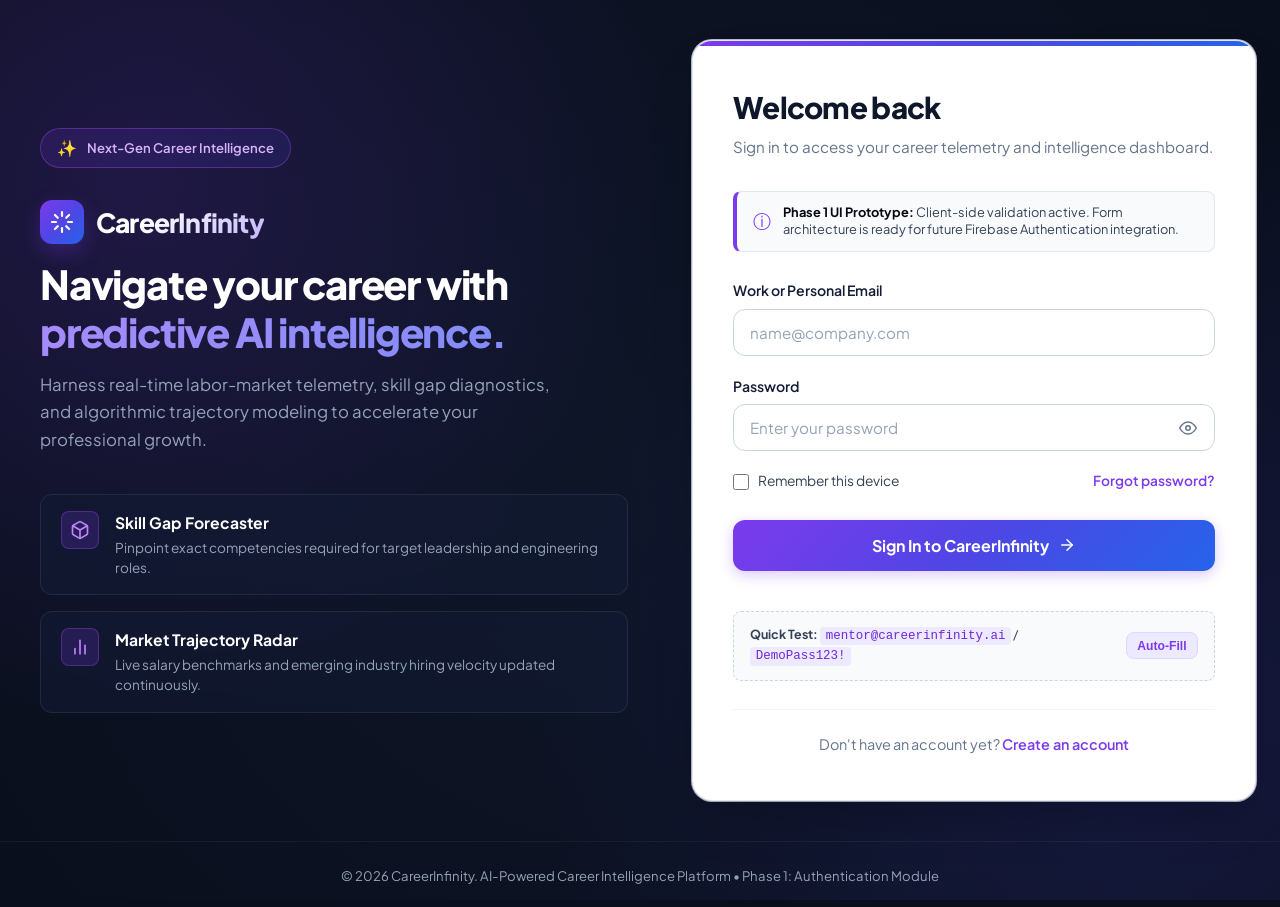
<file: index.html>
<!DOCTYPE html>
<html lang="en">
<head>
  <meta charset="UTF-8">
  <meta name="viewport" content="width=device-width, initial-scale=1.0">
  <meta name="description" content="CareerInfinity — AI-Powered Career Intelligence Platform. Sign in to access your career telemetry, skill analytics, and intelligent career insights.">
  <title>Sign In | CareerInfinity — AI-Powered Career Intelligence Platform</title>

  <!-- Google Fonts: Plus Jakarta Sans for modern typography -->
  <link rel="preconnect" href="https://fonts.googleapis.com">
  <link rel="preconnect" href="https://fonts.gstatic.com" crossorigin>
  <link href="https://fonts.googleapis.com/css2?family=Plus+Jakarta+Sans:wght@400;500;600;700;800&display=swap" rel="stylesheet">

  <!-- Core Stylesheet -->
  <link rel="stylesheet" href="style.css">
</head>
<body>

  <!-- Main Application Wrapper -->
  <main class="auth-page-wrapper">
    <div class="auth-container">

      <!-- Left Branding & Career Intelligence Presentation Panel -->
      <section class="brand-panel" aria-label="CareerInfinity Platform Highlights">
        <div class="brand-badge">
          <span class="sparkle-icon" aria-hidden="true">&#10024;</span>
          <span>Next-Gen Career Intelligence</span>
        </div>

        <div class="brand-header">
          <a href="index.html" class="brand-logo" aria-label="CareerInfinity Home">
            <div class="brand-logo-icon" aria-hidden="true">
              <!-- Infinity Sparkle SVG Icon -->
              <svg width="24" height="24" viewBox="0 0 24 24" fill="none" stroke="currentColor" stroke-width="2.2" stroke-linecap="round" stroke-linejoin="round">
                <path d="M12 2v4M12 18v4M4.93 4.93l2.83 2.83M16.24 16.24l2.83 2.83M2 12h4M18 12h4M4.93 19.07l2.83-2.83M16.24 7.76l2.83-2.83"/>
              </svg>
            </div>
            <span class="brand-logo-text">CareerInfinity</span>
          </a>

          <h1 class="brand-headline">
            Navigate your career with <span>predictive AI intelligence.</span>
          </h1>

          <p class="brand-description">
            Harness real-time labor-market telemetry, skill gap diagnostics, and algorithmic trajectory modeling to accelerate your professional growth.
          </p>
        </div>

        <!-- Career Intelligence Core Pillars -->
        <ul class="brand-features" role="list">
          <li class="brand-feature-item">
            <div class="feature-icon-wrapper" aria-hidden="true">
              <svg width="20" height="20" viewBox="0 0 24 24" fill="none" stroke="currentColor" stroke-width="2" stroke-linecap="round" stroke-linejoin="round">
                <path d="M21 16V8a2 2 0 0 0-1-1.73l-7-4a2 2 0 0 0-2 0l-7 4A2 2 0 0 0 3 8v8a2 2 0 0 0 1 1.73l7 4a2 2 0 0 0 2 0l7-4A2 2 0 0 0 21 16z"></path>
                <polyline points="3.27 6.96 12 12.01 20.73 6.96"></polyline>
                <line x1="12" y1="22.08" x2="12" y2="12"></line>
              </svg>
            </div>
            <div class="feature-texts">
              <h4>Skill Gap Forecaster</h4>
              <p>Pinpoint exact competencies required for target leadership and engineering roles.</p>
            </div>
          </li>

          <li class="brand-feature-item">
            <div class="feature-icon-wrapper" aria-hidden="true">
              <svg width="20" height="20" viewBox="0 0 24 24" fill="none" stroke="currentColor" stroke-width="2" stroke-linecap="round" stroke-linejoin="round">
                <line x1="18" y1="20" x2="18" y2="10"></line>
                <line x1="12" y1="20" x2="12" y2="4"></line>
                <line x1="6" y1="20" x2="6" y2="14"></line>
              </svg>
            </div>
            <div class="feature-texts">
              <h4>Market Trajectory Radar</h4>
              <p>Live salary benchmarks and emerging industry hiring velocity updated continuously.</p>
            </div>
          </li>
        </ul>
      </section>

      <!-- Right White Authentication Card -->
      <section class="auth-card" aria-label="Sign In Form Card">
        <header class="card-header">
          <h2 class="card-title">Welcome back</h2>
          <p class="card-subtitle">Sign in to access your career telemetry and intelligence dashboard.</p>
        </header>

        <!-- Prototype Disclaimer Badge -->
        <div class="demo-mode-banner" role="status">
          <div class="demo-mode-icon" aria-hidden="true">&#9432;</div>
          <div class="demo-mode-text">
            <strong>Phase 1 UI Prototype:</strong> Client-side validation active. Form architecture is ready for future Firebase Authentication integration.
          </div>
        </div>

        <!-- Login Form -->
        <form id="loginForm" class="auth-form" novalidate autocomplete="on">
          <!-- Email Input Field -->
          <div class="form-group" id="emailGroup">
            <label for="email" class="form-label">
              <span>Work or Personal Email</span>
            </label>
            <div class="input-container">
              <input
                type="email"
                id="email"
                name="email"
                class="form-input"
                placeholder="name@company.com"
                autocomplete="email"
                required
                aria-required="true"
                aria-describedby="emailError"
              />
            </div>
            <p class="error-message" id="emailError" role="alert">
              <svg width="14" height="14" viewBox="0 0 24 24" fill="none" stroke="currentColor" stroke-width="2" aria-hidden="true">
                <circle cx="12" cy="12" r="10"></circle>
                <line x1="12" y1="8" x2="12" y2="12"></line>
                <line x1="12" y1="16" x2="12.01" y2="16"></line>
              </svg>
              <span>Please enter a valid email address.</span>
            </p>
          </div>

          <!-- Password Input Field -->
          <div class="form-group" id="passwordGroup">
            <div class="form-label">
              <label for="password">Password</label>
            </div>
            <div class="input-container has-toggle">
              <input
                type="password"
                id="password"
                name="password"
                class="form-input"
                placeholder="Enter your password"
                autocomplete="current-password"
                required
                aria-required="true"
                aria-describedby="passwordError"
              />
              <button
                type="button"
                class="password-toggle-btn"
                data-target="password"
                aria-label="Show password as plain text"
                title="Toggle password visibility"
              >
                <!-- Eye Open Icon (Default) -->
                <svg class="eye-open-icon" width="18" height="18" viewBox="0 0 24 24" fill="none" stroke="currentColor" stroke-width="2" stroke-linecap="round" stroke-linejoin="round" aria-hidden="true">
                  <path d="M1 12s4-8 11-8 11 8 11 8-4 8-11 8-11-8-11-8z"></path>
                  <circle cx="12" cy="12" r="3"></circle>
                </svg>
                <!-- Eye Closed Icon (Hidden initially) -->
                <svg class="eye-closed-icon" width="18" height="18" viewBox="0 0 24 24" fill="none" stroke="currentColor" stroke-width="2" stroke-linecap="round" stroke-linejoin="round" aria-hidden="true" style="display: none;">
                  <path d="M17.94 17.94A10.07 10.07 0 0 1 12 20c-7 0-11-8-11-8a18.45 18.45 0 0 1 5.06-5.94M9.9 4.24A9.12 9.12 0 0 1 12 4c7 0 11 8 11 8a18.5 18.5 0 0 1-2.16 3.19m-6.72-1.07a3 3 0 1 1-4.24-4.24"></path>
                  <line x1="1" y1="1" x2="23" y2="23"></line>
                </svg>
              </button>
            </div>
            <p class="error-message" id="passwordError" role="alert">
              <svg width="14" height="14" viewBox="0 0 24 24" fill="none" stroke="currentColor" stroke-width="2" aria-hidden="true">
                <circle cx="12" cy="12" r="10"></circle>
                <line x1="12" y1="8" x2="12" y2="12"></line>
                <line x1="12" y1="16" x2="12.01" y2="16"></line>
              </svg>
              <span>Please enter your password.</span>
            </p>
          </div>

          <!-- Form Utility Row: Remember Me & Forgot Password -->
          <div class="form-options-row">
            <label class="checkbox-label" for="rememberMe">
              <input type="checkbox" id="rememberMe" name="rememberMe">
              <span>Remember this device</span>
            </label>
            <a href="#" id="forgotPasswordLink" class="text-link">Forgot password?</a>
          </div>

          <!-- Submit Button -->
          <button type="submit" id="submitLoginBtn" class="submit-btn">
            <span class="spinner" aria-hidden="true"></span>
            <span class="btn-text">Sign In to CareerInfinity</span>
            <svg width="18" height="18" viewBox="0 0 24 24" fill="none" stroke="currentColor" stroke-width="2" stroke-linecap="round" stroke-linejoin="round" aria-hidden="true">
              <line x1="5" y1="12" x2="19" y2="12"></line>
              <polyline points="12 5 19 12 12 19"></polyline>
            </svg>
          </button>

          <!-- Quick Test Credentials for Mentor / Demo Review -->
          <div class="quick-credentials">
            <div class="credentials-info">
              <strong>Quick Test:</strong> <code>mentor@careerinfinity.ai</code> / <code>DemoPass123!</code>
            </div>
            <button type="button" id="fillDemoCredentialsBtn" class="fill-demo-btn">
              Auto-Fill
            </button>
          </div>
        </form>

        <!-- Navigation Switch to Registration -->
        <footer class="card-footer">
          <p>Don't have an account yet? <a href="signup.html" class="text-link">Create an account</a></p>
        </footer>
      </section>

    </div>
  </main>

  <!-- Global Footer -->
  <footer class="site-footer">
    <p>&copy; 2026 CareerInfinity. AI-Powered Career Intelligence Platform &bull; Phase 1: Authentication Module</p>
  </footer>

  <!-- Notification Toast (For Simulation & Feedback) -->
  <aside id="feedbackToast" class="feedback-toast" role="status" aria-live="polite">
    <div class="toast-icon" aria-hidden="true">&#10003;</div>
    <div class="toast-content">
      <h3 class="toast-title" id="toastTitle">Simulation Successful</h3>
      <p class="toast-message" id="toastMessage">Welcome back to CareerInfinity.</p>
    </div>
    <button type="button" class="toast-close" id="toastCloseBtn" aria-label="Close notification">&times;</button>
  </aside>

  <!-- JavaScript Module -->
  <script src="script.js"></script>
</body>
</html>
</file>
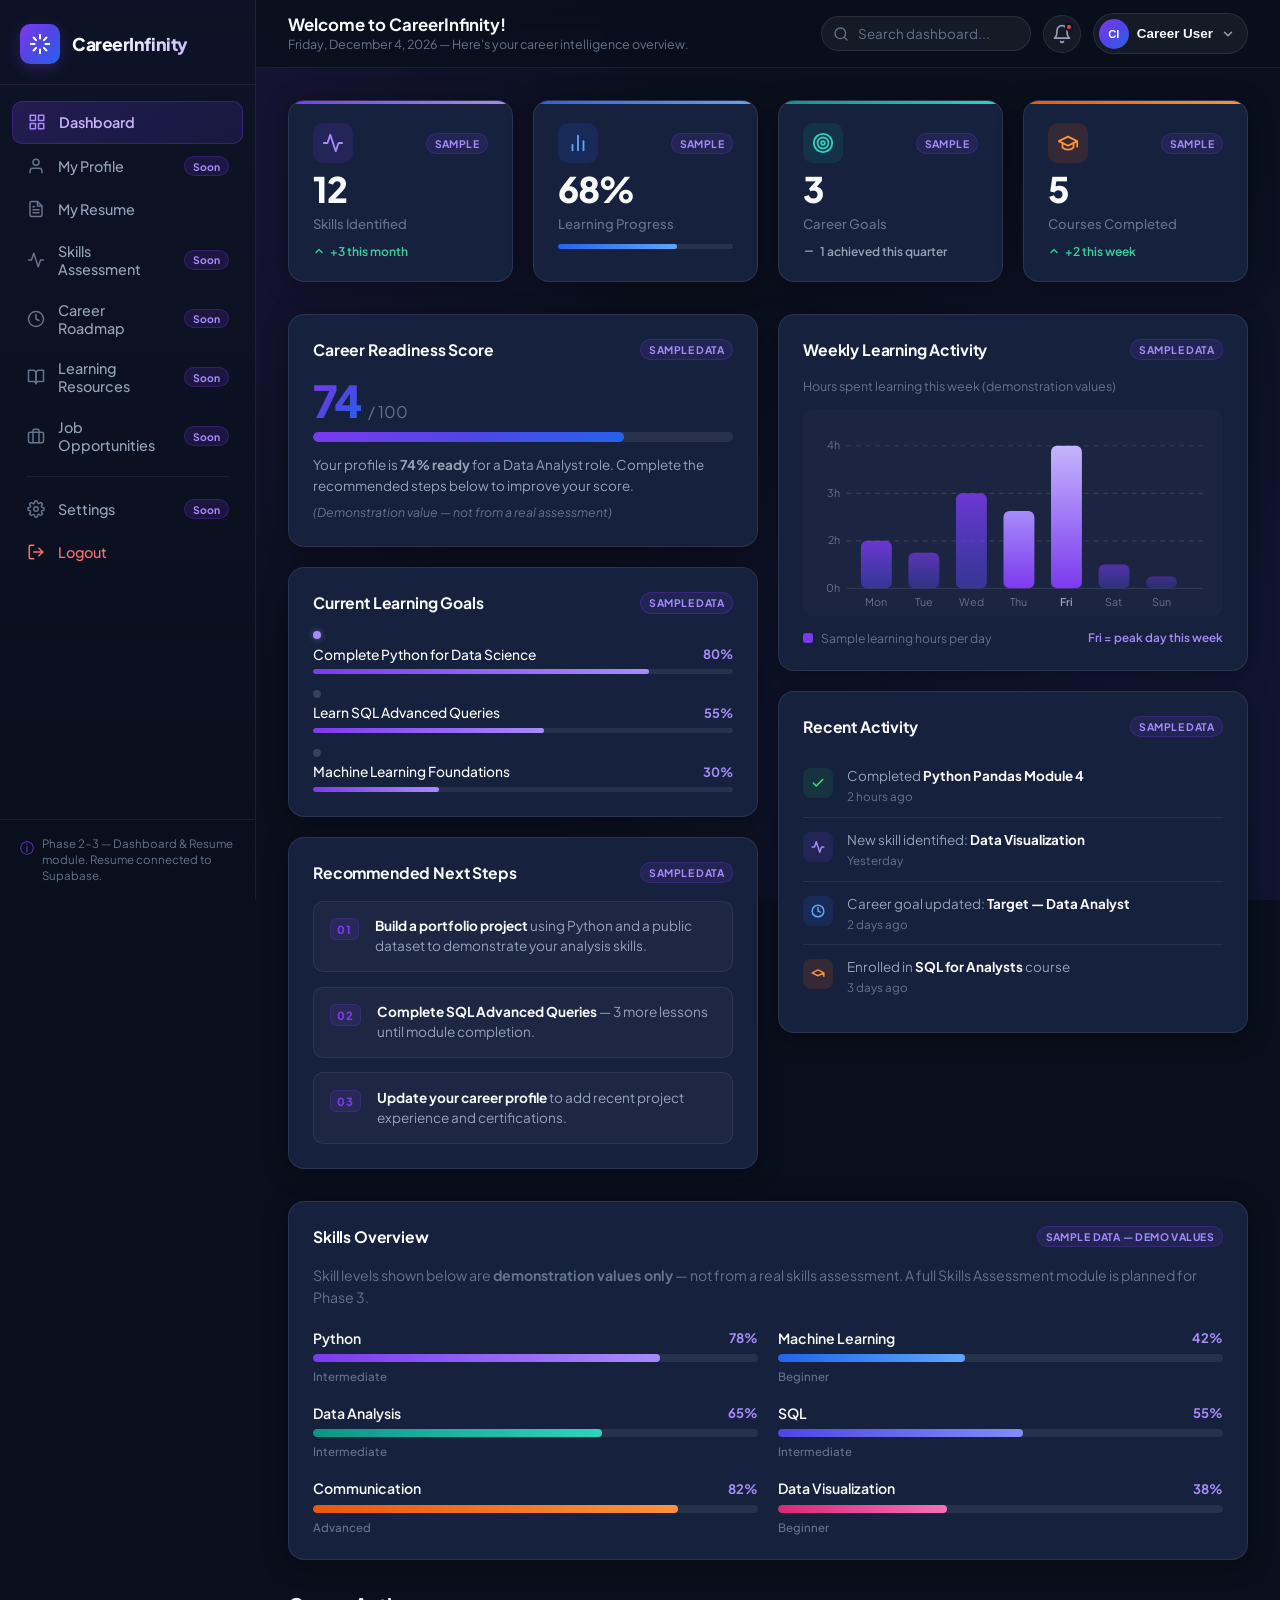
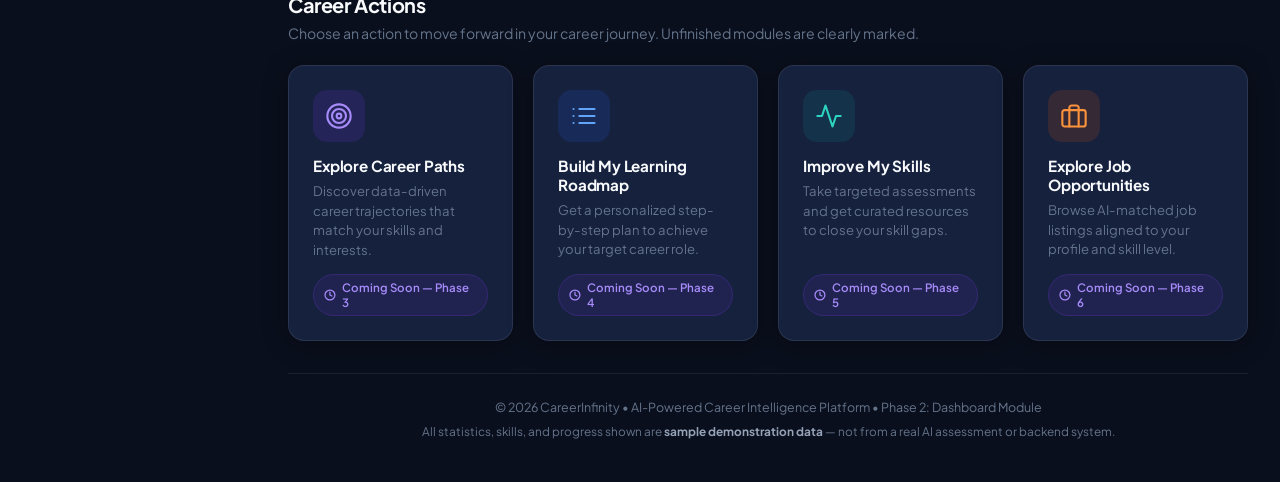
<file: dashboard.html>
<!DOCTYPE html>
<html lang="en">
<head>
  <meta charset="UTF-8">
  <meta name="viewport" content="width=device-width, initial-scale=1.0">
  <meta name="description" content="CareerInfinity Dashboard — View your career intelligence overview, skill progress, and personalized career recommendations.">
  <title>Dashboard | CareerInfinity — AI-Powered Career Intelligence Platform</title>

  <!-- Google Fonts: Plus Jakarta Sans — matches Login & Signup pages -->
  <link rel="preconnect" href="https://fonts.googleapis.com">
  <link rel="preconnect" href="https://fonts.gstatic.com" crossorigin>
  <link href="https://fonts.googleapis.com/css2?family=Plus+Jakarta+Sans:wght@400;500;600;700;800&display=swap" rel="stylesheet">

  <!-- Dashboard Stylesheet (separate from auth style.css to avoid conflicts) -->
  <link rel="stylesheet" href="dashboard.css">
</head>
<body class="dashboard-body">

  <!-- =====================================================================
       MOBILE SIDEBAR OVERLAY (tap outside to close sidebar on mobile)
       ===================================================================== -->
  <div class="sidebar-overlay" id="sidebarOverlay" aria-hidden="true"></div>

  <!-- =====================================================================
       SIDEBAR NAVIGATION
       ===================================================================== -->
  <aside class="sidebar" id="sidebar" role="navigation" aria-label="Main navigation">

    <!-- Sidebar Logo & Brand -->
    <div class="sidebar-logo">
      <div class="sidebar-logo-icon" aria-hidden="true">
        <svg width="22" height="22" viewBox="0 0 24 24" fill="none" stroke="currentColor" stroke-width="2.2" stroke-linecap="round" stroke-linejoin="round">
          <path d="M12 2v4M12 18v4M4.93 4.93l2.83 2.83M16.24 16.24l2.83 2.83M2 12h4M18 12h4M4.93 19.07l2.83-2.83M16.24 7.76l2.83-2.83"/>
        </svg>
      </div>
      <span class="sidebar-logo-text">CareerInfinity</span>
    </div>

    <!-- Navigation Menu -->
    <nav class="sidebar-nav" aria-label="Dashboard sections">
      <ul class="nav-list" role="list">

        <!-- Dashboard (Active) -->
        <li class="nav-item">
          <a href="dashboard.html" class="nav-link active" id="navDashboard" aria-current="page" aria-label="Dashboard — current page">
            <span class="nav-icon" aria-hidden="true">
              <svg width="18" height="18" viewBox="0 0 24 24" fill="none" stroke="currentColor" stroke-width="2" stroke-linecap="round" stroke-linejoin="round">
                <rect x="3" y="3" width="7" height="7"></rect>
                <rect x="14" y="3" width="7" height="7"></rect>
                <rect x="14" y="14" width="7" height="7"></rect>
                <rect x="3" y="14" width="7" height="7"></rect>
              </svg>
            </span>
            <span class="nav-label">Dashboard</span>
          </a>
        </li>

        <!-- My Profile -->
        <li class="nav-item">
          <a href="#" class="nav-link coming-soon-link" id="navProfile" aria-label="My Profile — coming soon" data-module="My Profile">
            <span class="nav-icon" aria-hidden="true">
              <svg width="18" height="18" viewBox="0 0 24 24" fill="none" stroke="currentColor" stroke-width="2" stroke-linecap="round" stroke-linejoin="round">
                <path d="M20 21v-2a4 4 0 0 0-4-4H8a4 4 0 0 0-4 4v2"></path>
                <circle cx="12" cy="7" r="4"></circle>
              </svg>
            </span>
            <span class="nav-label">My Profile</span>
            <span class="nav-badge coming-soon-badge" aria-label="Coming soon">Soon</span>
          </a>
        </li>

        <!-- My Resume (live — Phase 3) -->
        <li class="nav-item">
          <a href="resume.html" class="nav-link" id="navResume" aria-label="My Resume — upload and manage your resume">
            <span class="nav-icon" aria-hidden="true">
              <svg width="18" height="18" viewBox="0 0 24 24" fill="none" stroke="currentColor" stroke-width="2" stroke-linecap="round" stroke-linejoin="round">
                <path d="M14 2H6a2 2 0 0 0-2 2v16a2 2 0 0 0 2 2h12a2 2 0 0 0 2-2V8z"></path>
                <polyline points="14 2 14 8 20 8"></polyline>
                <line x1="16" y1="13" x2="8" y2="13"></line>
                <line x1="16" y1="17" x2="8" y2="17"></line>
                <polyline points="10 9 9 9 8 9"></polyline>
              </svg>
            </span>
            <span class="nav-label">My Resume</span>
          </a>
        </li>

        <!-- Skills Assessment -->
        <li class="nav-item">
          <a href="#" class="nav-link coming-soon-link" id="navSkills" aria-label="Skills Assessment — coming soon" data-module="Skills Assessment">
            <span class="nav-icon" aria-hidden="true">
              <svg width="18" height="18" viewBox="0 0 24 24" fill="none" stroke="currentColor" stroke-width="2" stroke-linecap="round" stroke-linejoin="round">
                <polyline points="22 12 18 12 15 21 9 3 6 12 2 12"></polyline>
              </svg>
            </span>
            <span class="nav-label">Skills Assessment</span>
            <span class="nav-badge coming-soon-badge" aria-label="Coming soon">Soon</span>
          </a>
        </li>

        <!-- Career Roadmap -->
        <li class="nav-item">
          <a href="#" class="nav-link coming-soon-link" id="navRoadmap" aria-label="Career Roadmap — coming soon" data-module="Career Roadmap">
            <span class="nav-icon" aria-hidden="true">
              <svg width="18" height="18" viewBox="0 0 24 24" fill="none" stroke="currentColor" stroke-width="2" stroke-linecap="round" stroke-linejoin="round">
                <circle cx="12" cy="12" r="10"></circle>
                <polyline points="12 6 12 12 16 14"></polyline>
              </svg>
            </span>
            <span class="nav-label">Career Roadmap</span>
            <span class="nav-badge coming-soon-badge" aria-label="Coming soon">Soon</span>
          </a>
        </li>

        <!-- Learning Resources -->
        <li class="nav-item">
          <a href="#" class="nav-link coming-soon-link" id="navLearning" aria-label="Learning Resources — coming soon" data-module="Learning Resources">
            <span class="nav-icon" aria-hidden="true">
              <svg width="18" height="18" viewBox="0 0 24 24" fill="none" stroke="currentColor" stroke-width="2" stroke-linecap="round" stroke-linejoin="round">
                <path d="M2 3h6a4 4 0 0 1 4 4v14a3 3 0 0 0-3-3H2z"></path>
                <path d="M22 3h-6a4 4 0 0 0-4 4v14a3 3 0 0 1 3-3h7z"></path>
              </svg>
            </span>
            <span class="nav-label">Learning Resources</span>
            <span class="nav-badge coming-soon-badge" aria-label="Coming soon">Soon</span>
          </a>
        </li>

        <!-- Job Opportunities -->
        <li class="nav-item">
          <a href="#" class="nav-link coming-soon-link" id="navJobs" aria-label="Job Opportunities — coming soon" data-module="Job Opportunities">
            <span class="nav-icon" aria-hidden="true">
              <svg width="18" height="18" viewBox="0 0 24 24" fill="none" stroke="currentColor" stroke-width="2" stroke-linecap="round" stroke-linejoin="round">
                <rect x="2" y="7" width="20" height="14" rx="2" ry="2"></rect>
                <path d="M16 21V5a2 2 0 0 0-2-2h-4a2 2 0 0 0-2 2v16"></path>
              </svg>
            </span>
            <span class="nav-label">Job Opportunities</span>
            <span class="nav-badge coming-soon-badge" aria-label="Coming soon">Soon</span>
          </a>
        </li>

        <!-- Divider -->
        <li class="nav-divider" role="separator" aria-hidden="true"></li>

        <!-- Settings -->
        <li class="nav-item">
          <a href="#" class="nav-link coming-soon-link" id="navSettings" aria-label="Settings — coming soon" data-module="Settings">
            <span class="nav-icon" aria-hidden="true">
              <svg width="18" height="18" viewBox="0 0 24 24" fill="none" stroke="currentColor" stroke-width="2" stroke-linecap="round" stroke-linejoin="round">
                <circle cx="12" cy="12" r="3"></circle>
                <path d="M19.4 15a1.65 1.65 0 0 0 .33 1.82l.06.06a2 2 0 0 1-2.83 2.83l-.06-.06a1.65 1.65 0 0 0-1.82-.33 1.65 1.65 0 0 0-1 1.51V21a2 2 0 0 1-4 0v-.09A1.65 1.65 0 0 0 9 19.4a1.65 1.65 0 0 0-1.82.33l-.06.06a2 2 0 0 1-2.83-2.83l.06-.06A1.65 1.65 0 0 0 4.68 15a1.65 1.65 0 0 0-1.51-1H3a2 2 0 0 1 0-4h.09A1.65 1.65 0 0 0 4.6 9a1.65 1.65 0 0 0-.33-1.82l-.06-.06a2 2 0 0 1 2.83-2.83l.06.06A1.65 1.65 0 0 0 9 4.68a1.65 1.65 0 0 0 1-1.51V3a2 2 0 0 1 4 0v.09a1.65 1.65 0 0 0 1 1.51 1.65 1.65 0 0 0 1.82-.33l.06-.06a2 2 0 0 1 2.83 2.83l-.06.06A1.65 1.65 0 0 0 19.4 9a1.65 1.65 0 0 0 1.51 1H21a2 2 0 0 1 0 4h-.09a1.65 1.65 0 0 0-1.51 1z"></path>
              </svg>
            </span>
            <span class="nav-label">Settings</span>
            <span class="nav-badge coming-soon-badge" aria-label="Coming soon">Soon</span>
          </a>
        </li>

        <!-- Logout -->
        <li class="nav-item">
          <button class="nav-link nav-logout-btn" id="logoutBtn" type="button" aria-label="Sign out and return to login page">
            <span class="nav-icon" aria-hidden="true">
              <svg width="18" height="18" viewBox="0 0 24 24" fill="none" stroke="currentColor" stroke-width="2" stroke-linecap="round" stroke-linejoin="round">
                <path d="M9 21H5a2 2 0 0 1-2-2V5a2 2 0 0 1 2-2h4"></path>
                <polyline points="16 17 21 12 16 7"></polyline>
                <line x1="21" y1="12" x2="9" y2="12"></line>
              </svg>
            </span>
            <span class="nav-label">Logout</span>
          </button>
        </li>

      </ul>
    </nav>

    <!-- Sidebar Disclaimer -->
    <div class="sidebar-disclaimer" role="note" aria-label="Phase information">
      <span class="disclaimer-icon" aria-hidden="true">&#9432;</span>
      <p>Phase 2–3 — Dashboard &amp; Resume module. Resume connected to Supabase.</p>
    </div>

  </aside>

  <!-- =====================================================================
       MAIN CONTENT AREA
       ===================================================================== -->
  <div class="dashboard-wrapper">

    <!-- TOP NAVIGATION BAR -->
    <header class="topbar" role="banner">

      <!-- Mobile hamburger menu button -->
      <button class="hamburger-btn" id="hamburgerBtn" type="button" aria-label="Open navigation menu" aria-expanded="false" aria-controls="sidebar">
        <span class="hamburger-line" aria-hidden="true"></span>
        <span class="hamburger-line" aria-hidden="true"></span>
        <span class="hamburger-line" aria-hidden="true"></span>
      </button>

      <!-- Welcome message -->
      <div class="topbar-welcome">
        <h1 class="topbar-greeting" id="topbarGreeting">Welcome back!</h1>
        <p class="topbar-subtext" id="topbarSubtext">Here's your career intelligence overview for today.</p>
      </div>

      <!-- Right-side topbar controls -->
      <div class="topbar-controls">

        <!-- Search field -->
        <div class="topbar-search">
          <label for="dashboardSearch" class="sr-only">Search dashboard</label>
          <span class="search-icon" aria-hidden="true">
            <svg width="16" height="16" viewBox="0 0 24 24" fill="none" stroke="currentColor" stroke-width="2" stroke-linecap="round" stroke-linejoin="round">
              <circle cx="11" cy="11" r="8"></circle>
              <line x1="21" y1="21" x2="16.65" y2="16.65"></line>
            </svg>
          </span>
          <input
            type="search"
            id="dashboardSearch"
            class="search-input"
            placeholder="Search dashboard..."
            aria-label="Search dashboard sections"
            autocomplete="off"
          />
        </div>

        <!-- Notification bell -->
        <button class="topbar-icon-btn" id="notificationBtn" type="button" aria-label="View notifications (3 unread)" title="Notifications">
          <svg width="20" height="20" viewBox="0 0 24 24" fill="none" stroke="currentColor" stroke-width="2" stroke-linecap="round" stroke-linejoin="round" aria-hidden="true">
            <path d="M18 8A6 6 0 0 0 6 8c0 7-3 9-3 9h18s-3-2-3-9"></path>
            <path d="M13.73 21a2 2 0 0 1-3.46 0"></path>
          </svg>
          <span class="notification-dot" aria-hidden="true"></span>
        </button>

        <!-- User avatar area -->
        <button class="topbar-avatar-btn" id="avatarBtn" type="button" aria-label="User account menu" title="Account">
          <div class="avatar-circle" id="avatarCircle" aria-hidden="true">
            <span id="avatarInitials">CI</span>
          </div>
          <span class="avatar-name" id="avatarName">Career User</span>
          <svg width="14" height="14" viewBox="0 0 24 24" fill="none" stroke="currentColor" stroke-width="2.5" stroke-linecap="round" stroke-linejoin="round" aria-hidden="true">
            <polyline points="6 9 12 15 18 9"></polyline>
          </svg>
        </button>

      </div>
    </header>

    <!-- MAIN SCROLLABLE CONTENT -->
    <main class="dashboard-main" id="dashboardMain">

      <!-- ================================================================
           SECTION A: OVERVIEW STATS CARDS
           ================================================================ -->
      <section class="section" aria-labelledby="statsHeading">
        <h2 class="sr-only" id="statsHeading">Career overview statistics</h2>

        <div class="stats-grid">

          <!-- Card 1: Skills Identified -->
          <article class="stat-card stat-card--purple" aria-label="Skills Identified — sample data">
            <div class="stat-card-top">
              <div class="stat-icon-wrap" aria-hidden="true">
                <svg width="22" height="22" viewBox="0 0 24 24" fill="none" stroke="currentColor" stroke-width="2" stroke-linecap="round" stroke-linejoin="round">
                  <polyline points="22 12 18 12 15 21 9 3 6 12 2 12"></polyline>
                </svg>
              </div>
              <span class="sample-tag" aria-label="This is sample data">Sample</span>
            </div>
            <div class="stat-value" aria-label="12 skills identified">12</div>
            <div class="stat-label">Skills Identified</div>
            <div class="stat-trend trend-up" aria-label="Trending up by 3 this month">
              <svg width="12" height="12" viewBox="0 0 24 24" fill="none" stroke="currentColor" stroke-width="2.5" stroke-linecap="round" stroke-linejoin="round" aria-hidden="true">
                <polyline points="18 15 12 9 6 15"></polyline>
              </svg>
              +3 this month
            </div>
          </article>

          <!-- Card 2: Learning Progress -->
          <article class="stat-card stat-card--blue" aria-label="Learning Progress — sample data">
            <div class="stat-card-top">
              <div class="stat-icon-wrap" aria-hidden="true">
                <svg width="22" height="22" viewBox="0 0 24 24" fill="none" stroke="currentColor" stroke-width="2" stroke-linecap="round" stroke-linejoin="round">
                  <line x1="18" y1="20" x2="18" y2="10"></line>
                  <line x1="12" y1="20" x2="12" y2="4"></line>
                  <line x1="6" y1="20" x2="6" y2="14"></line>
                </svg>
              </div>
              <span class="sample-tag" aria-label="This is sample data">Sample</span>
            </div>
            <div class="stat-value" aria-label="68 percent learning progress">68%</div>
            <div class="stat-label">Learning Progress</div>
            <div class="stat-mini-bar" role="progressbar" aria-valuenow="68" aria-valuemin="0" aria-valuemax="100" aria-label="68% learning progress">
              <div class="stat-mini-bar-fill" style="width: 68%;"></div>
            </div>
          </article>

          <!-- Card 3: Career Goals -->
          <article class="stat-card stat-card--teal" aria-label="Career Goals — sample data">
            <div class="stat-card-top">
              <div class="stat-icon-wrap" aria-hidden="true">
                <svg width="22" height="22" viewBox="0 0 24 24" fill="none" stroke="currentColor" stroke-width="2" stroke-linecap="round" stroke-linejoin="round">
                  <circle cx="12" cy="12" r="10"></circle>
                  <circle cx="12" cy="12" r="6"></circle>
                  <circle cx="12" cy="12" r="2"></circle>
                </svg>
              </div>
              <span class="sample-tag" aria-label="This is sample data">Sample</span>
            </div>
            <div class="stat-value" aria-label="3 career goals">3</div>
            <div class="stat-label">Career Goals</div>
            <div class="stat-trend trend-neutral" aria-label="1 goal achieved this quarter">
              <svg width="12" height="12" viewBox="0 0 24 24" fill="none" stroke="currentColor" stroke-width="2.5" stroke-linecap="round" stroke-linejoin="round" aria-hidden="true">
                <line x1="5" y1="12" x2="19" y2="12"></line>
              </svg>
              1 achieved this quarter
            </div>
          </article>

          <!-- Card 4: Courses Completed -->
          <article class="stat-card stat-card--orange" aria-label="Courses Completed — sample data">
            <div class="stat-card-top">
              <div class="stat-icon-wrap" aria-hidden="true">
                <svg width="22" height="22" viewBox="0 0 24 24" fill="none" stroke="currentColor" stroke-width="2" stroke-linecap="round" stroke-linejoin="round">
                  <path d="M22 10v6M2 10l10-5 10 5-10 5z"></path>
                  <path d="M6 12v5c3 3 9 3 12 0v-5"></path>
                </svg>
              </div>
              <span class="sample-tag" aria-label="This is sample data">Sample</span>
            </div>
            <div class="stat-value" aria-label="5 courses completed">5</div>
            <div class="stat-label">Courses Completed</div>
            <div class="stat-trend trend-up" aria-label="Trending up by 2 this week">
              <svg width="12" height="12" viewBox="0 0 24 24" fill="none" stroke="currentColor" stroke-width="2.5" stroke-linecap="round" stroke-linejoin="round" aria-hidden="true">
                <polyline points="18 15 12 9 6 15"></polyline>
              </svg>
              +2 this week
            </div>
          </article>

        </div>
      </section>

      <!-- ================================================================
           SECTIONS B+D: CAREER DEVELOPMENT + ACTIVITY CHART
           ================================================================ -->
      <section class="section two-col-section" aria-labelledby="careerDevHeading">
        <h2 class="sr-only" id="careerDevHeading">Career development</h2>

        <!-- Left column: Career Development Panel -->
        <div class="col-left">

          <!-- Career Readiness Progress -->
          <div class="content-card" aria-label="Career readiness progress">
            <div class="content-card-header">
              <h3 class="content-card-title">Career Readiness Score</h3>
              <span class="sample-tag" aria-label="This is sample data">Sample Data</span>
            </div>
            <div class="readiness-score-row">
              <span class="readiness-score-value" aria-label="Career readiness score 74 out of 100">74</span>
              <span class="readiness-score-label">/ 100</span>
            </div>
            <div class="readiness-bar-wrap">
              <div class="readiness-bar" role="progressbar" aria-valuenow="74" aria-valuemin="0" aria-valuemax="100" aria-label="Career readiness 74%">
                <div class="readiness-bar-fill" style="width: 74%;"></div>
              </div>
            </div>
            <p class="readiness-description">
              Your profile is <strong>74% ready</strong> for a Data Analyst role. Complete the recommended steps below to improve your score.
              <em class="demo-note">(Demonstration value — not from a real assessment)</em>
            </p>
          </div>

          <!-- Current Learning Goals -->
          <div class="content-card" aria-label="Current learning goals">
            <div class="content-card-header">
              <h3 class="content-card-title">Current Learning Goals</h3>
              <span class="sample-tag">Sample Data</span>
            </div>
            <ul class="goals-list" role="list" aria-label="Current learning goals list">
              <li class="goal-item goal-item--active">
                <span class="goal-dot goal-dot--active" aria-hidden="true"></span>
                <div class="goal-details">
                  <span class="goal-name">Complete Python for Data Science</span>
                  <span class="goal-progress-text" aria-label="80% complete">80%</span>
                </div>
                <div class="goal-bar" role="progressbar" aria-valuenow="80" aria-valuemin="0" aria-valuemax="100">
                  <div class="goal-bar-fill" style="width: 80%;"></div>
                </div>
              </li>
              <li class="goal-item">
                <span class="goal-dot" aria-hidden="true"></span>
                <div class="goal-details">
                  <span class="goal-name">Learn SQL Advanced Queries</span>
                  <span class="goal-progress-text" aria-label="55% complete">55%</span>
                </div>
                <div class="goal-bar" role="progressbar" aria-valuenow="55" aria-valuemin="0" aria-valuemax="100">
                  <div class="goal-bar-fill" style="width: 55%;"></div>
                </div>
              </li>
              <li class="goal-item">
                <span class="goal-dot" aria-hidden="true"></span>
                <div class="goal-details">
                  <span class="goal-name">Machine Learning Foundations</span>
                  <span class="goal-progress-text" aria-label="30% complete">30%</span>
                </div>
                <div class="goal-bar" role="progressbar" aria-valuenow="30" aria-valuemin="0" aria-valuemax="100">
                  <div class="goal-bar-fill" style="width: 30%;"></div>
                </div>
              </li>
            </ul>
          </div>

          <!-- Recommended Next Steps -->
          <div class="content-card" aria-label="Recommended next steps">
            <div class="content-card-header">
              <h3 class="content-card-title">Recommended Next Steps</h3>
              <span class="sample-tag">Sample Data</span>
            </div>
            <ul class="steps-list" role="list" aria-label="Recommended next steps">
              <li class="step-item">
                <span class="step-number" aria-hidden="true">01</span>
                <div class="step-content">
                  <strong>Build a portfolio project</strong> using Python and a public dataset to demonstrate your analysis skills.
                </div>
              </li>
              <li class="step-item">
                <span class="step-number" aria-hidden="true">02</span>
                <div class="step-content">
                  <strong>Complete SQL Advanced Queries</strong> — 3 more lessons until module completion.
                </div>
              </li>
              <li class="step-item">
                <span class="step-number" aria-hidden="true">03</span>
                <div class="step-content">
                  <strong>Update your career profile</strong> to add recent project experience and certifications.
                </div>
              </li>
            </ul>
          </div>

        </div>

        <!-- Right column: Activity Chart + Recent Activity -->
        <div class="col-right">

          <!-- Weekly Learning Activity Chart (pure SVG) -->
          <div class="content-card chart-card" aria-label="Weekly learning activity chart — sample data">
            <div class="content-card-header">
              <h3 class="content-card-title">Weekly Learning Activity</h3>
              <span class="sample-tag">Sample Data</span>
            </div>
            <p class="chart-subtitle">Hours spent learning this week (demonstration values)</p>

            <div class="chart-container" role="img" aria-label="Bar chart: Mon 2h, Tue 1.5h, Wed 3h, Thu 2.5h, Fri 4h, Sat 1h, Sun 0.5h">
              <svg class="activity-chart" viewBox="0 0 340 160" xmlns="http://www.w3.org/2000/svg" aria-hidden="true">
                <line x1="30" y1="20" x2="330" y2="20" stroke="rgba(148,163,184,0.2)" stroke-width="1" stroke-dasharray="4,4"/>
                <line x1="30" y1="60" x2="330" y2="60" stroke="rgba(148,163,184,0.2)" stroke-width="1" stroke-dasharray="4,4"/>
                <line x1="30" y1="100" x2="330" y2="100" stroke="rgba(148,163,184,0.2)" stroke-width="1" stroke-dasharray="4,4"/>
                <line x1="30" y1="140" x2="330" y2="140" stroke="rgba(148,163,184,0.15)" stroke-width="1"/>
                <text x="24" y="23" fill="#64748b" font-size="9" text-anchor="end">4h</text>
                <text x="24" y="63" fill="#64748b" font-size="9" text-anchor="end">3h</text>
                <text x="24" y="103" fill="#64748b" font-size="9" text-anchor="end">2h</text>
                <text x="24" y="143" fill="#64748b" font-size="9" text-anchor="end">0h</text>
                <rect class="chart-bar" x="42" y="100" width="26" height="40" rx="5" fill="url(#barGrad)"/>
                <rect class="chart-bar" x="82" y="110" width="26" height="30" rx="5" fill="url(#barGrad)" opacity="0.8"/>
                <rect class="chart-bar" x="122" y="60" width="26" height="80" rx="5" fill="url(#barGrad)"/>
                <rect class="chart-bar" x="162" y="75" width="26" height="65" rx="5" fill="url(#barGradActive)"/>
                <rect class="chart-bar" x="202" y="20" width="26" height="120" rx="5" fill="url(#barGradHighlight)"/>
                <rect class="chart-bar" x="242" y="120" width="26" height="20" rx="5" fill="url(#barGrad)" opacity="0.7"/>
                <rect class="chart-bar" x="282" y="130" width="26" height="10" rx="5" fill="url(#barGrad)" opacity="0.5"/>
                <text x="55" y="155" fill="#64748b" font-size="9" text-anchor="middle">Mon</text>
                <text x="95" y="155" fill="#64748b" font-size="9" text-anchor="middle">Tue</text>
                <text x="135" y="155" fill="#64748b" font-size="9" text-anchor="middle">Wed</text>
                <text x="175" y="155" fill="#64748b" font-size="9" text-anchor="middle">Thu</text>
                <text x="215" y="155" fill="#94a3b8" font-size="9" text-anchor="middle" font-weight="600">Fri</text>
                <text x="255" y="155" fill="#64748b" font-size="9" text-anchor="middle">Sat</text>
                <text x="295" y="155" fill="#64748b" font-size="9" text-anchor="middle">Sun</text>
                <defs>
                  <linearGradient id="barGrad" x1="0" y1="0" x2="0" y2="1">
                    <stop offset="0%" stop-color="#7c3aed" stop-opacity="0.85"/>
                    <stop offset="100%" stop-color="#4f46e5" stop-opacity="0.5"/>
                  </linearGradient>
                  <linearGradient id="barGradActive" x1="0" y1="0" x2="0" y2="1">
                    <stop offset="0%" stop-color="#a78bfa"/>
                    <stop offset="100%" stop-color="#7c3aed"/>
                  </linearGradient>
                  <linearGradient id="barGradHighlight" x1="0" y1="0" x2="0" y2="1">
                    <stop offset="0%" stop-color="#c4b5fd"/>
                    <stop offset="100%" stop-color="#7c3aed"/>
                  </linearGradient>
                </defs>
              </svg>
            </div>

            <div class="chart-legend" aria-label="Chart legend">
              <span class="legend-dot legend-dot--purple" aria-hidden="true"></span>
              <span>Sample learning hours per day</span>
              <span class="legend-highlight">Fri = peak day this week</span>
            </div>
          </div>

          <!-- Recent Activity Feed -->
          <div class="content-card" aria-label="Recent activity">
            <div class="content-card-header">
              <h3 class="content-card-title">Recent Activity</h3>
              <span class="sample-tag">Sample Data</span>
            </div>
            <ul class="activity-feed" role="list" aria-label="Recent activity list">
              <li class="activity-item">
                <div class="activity-icon activity-icon--green" aria-hidden="true">
                  <svg width="14" height="14" viewBox="0 0 24 24" fill="none" stroke="currentColor" stroke-width="2.5" stroke-linecap="round" stroke-linejoin="round">
                    <polyline points="20 6 9 17 4 12"></polyline>
                  </svg>
                </div>
                <div class="activity-content">
                  <p class="activity-text">Completed <strong>Python Pandas Module 4</strong></p>
                  <span class="activity-time">2 hours ago</span>
                </div>
              </li>
              <li class="activity-item">
                <div class="activity-icon activity-icon--purple" aria-hidden="true">
                  <svg width="14" height="14" viewBox="0 0 24 24" fill="none" stroke="currentColor" stroke-width="2.5" stroke-linecap="round" stroke-linejoin="round">
                    <polyline points="22 12 18 12 15 21 9 3 6 12 2 12"></polyline>
                  </svg>
                </div>
                <div class="activity-content">
                  <p class="activity-text">New skill identified: <strong>Data Visualization</strong></p>
                  <span class="activity-time">Yesterday</span>
                </div>
              </li>
              <li class="activity-item">
                <div class="activity-icon activity-icon--blue" aria-hidden="true">
                  <svg width="14" height="14" viewBox="0 0 24 24" fill="none" stroke="currentColor" stroke-width="2.5" stroke-linecap="round" stroke-linejoin="round">
                    <circle cx="12" cy="12" r="10"></circle>
                    <polyline points="12 6 12 12 16 14"></polyline>
                  </svg>
                </div>
                <div class="activity-content">
                  <p class="activity-text">Career goal updated: <strong>Target — Data Analyst</strong></p>
                  <span class="activity-time">2 days ago</span>
                </div>
              </li>
              <li class="activity-item">
                <div class="activity-icon activity-icon--orange" aria-hidden="true">
                  <svg width="14" height="14" viewBox="0 0 24 24" fill="none" stroke="currentColor" stroke-width="2.5" stroke-linecap="round" stroke-linejoin="round">
                    <path d="M22 10v6M2 10l10-5 10 5-10 5z"></path>
                  </svg>
                </div>
                <div class="activity-content">
                  <p class="activity-text">Enrolled in <strong>SQL for Analysts</strong> course</p>
                  <span class="activity-time">3 days ago</span>
                </div>
              </li>
            </ul>
          </div>

        </div>
      </section>

      <!-- ================================================================
           SECTION E: SKILLS OVERVIEW
           ================================================================ -->
      <section class="section" aria-labelledby="skillsHeading">
        <div class="content-card">
          <div class="content-card-header">
            <h2 class="content-card-title" id="skillsHeading">Skills Overview</h2>
            <span class="sample-tag" aria-label="These are demonstration values, not from a real assessment">Sample Data — Demo Values</span>
          </div>
          <p class="section-description">
            Skill levels shown below are <strong>demonstration values only</strong> — not from a real skills assessment. A full Skills Assessment module is planned for Phase 3.
          </p>

          <div class="skills-grid" aria-label="Skills progress list">

            <div class="skill-item">
              <div class="skill-header">
                <span class="skill-name">Python</span>
                <span class="skill-percent" aria-label="Python skill level 78%">78%</span>
              </div>
              <div class="skill-bar" role="progressbar" aria-valuenow="78" aria-valuemin="0" aria-valuemax="100" aria-label="Python 78%">
                <div class="skill-bar-fill skill-bar--purple" style="width: 78%;"></div>
              </div>
              <span class="skill-level-label">Intermediate</span>
            </div>

            <div class="skill-item">
              <div class="skill-header">
                <span class="skill-name">Machine Learning</span>
                <span class="skill-percent" aria-label="Machine Learning skill level 42%">42%</span>
              </div>
              <div class="skill-bar" role="progressbar" aria-valuenow="42" aria-valuemin="0" aria-valuemax="100" aria-label="Machine Learning 42%">
                <div class="skill-bar-fill skill-bar--blue" style="width: 42%;"></div>
              </div>
              <span class="skill-level-label">Beginner</span>
            </div>

            <div class="skill-item">
              <div class="skill-header">
                <span class="skill-name">Data Analysis</span>
                <span class="skill-percent" aria-label="Data Analysis skill level 65%">65%</span>
              </div>
              <div class="skill-bar" role="progressbar" aria-valuenow="65" aria-valuemin="0" aria-valuemax="100" aria-label="Data Analysis 65%">
                <div class="skill-bar-fill skill-bar--teal" style="width: 65%;"></div>
              </div>
              <span class="skill-level-label">Intermediate</span>
            </div>

            <div class="skill-item">
              <div class="skill-header">
                <span class="skill-name">SQL</span>
                <span class="skill-percent" aria-label="SQL skill level 55%">55%</span>
              </div>
              <div class="skill-bar" role="progressbar" aria-valuenow="55" aria-valuemin="0" aria-valuemax="100" aria-label="SQL 55%">
                <div class="skill-bar-fill skill-bar--indigo" style="width: 55%;"></div>
              </div>
              <span class="skill-level-label">Intermediate</span>
            </div>

            <div class="skill-item">
              <div class="skill-header">
                <span class="skill-name">Communication</span>
                <span class="skill-percent" aria-label="Communication skill level 82%">82%</span>
              </div>
              <div class="skill-bar" role="progressbar" aria-valuenow="82" aria-valuemin="0" aria-valuemax="100" aria-label="Communication 82%">
                <div class="skill-bar-fill skill-bar--orange" style="width: 82%;"></div>
              </div>
              <span class="skill-level-label">Advanced</span>
            </div>

            <div class="skill-item">
              <div class="skill-header">
                <span class="skill-name">Data Visualization</span>
                <span class="skill-percent" aria-label="Data Visualization skill level 38%">38%</span>
              </div>
              <div class="skill-bar" role="progressbar" aria-valuenow="38" aria-valuemin="0" aria-valuemax="100" aria-label="Data Visualization 38%">
                <div class="skill-bar-fill skill-bar--pink" style="width: 38%;"></div>
              </div>
              <span class="skill-level-label">Beginner</span>
            </div>

          </div>
        </div>
      </section>

      <!-- ================================================================
           SECTION F: CAREER ACTION PANEL
           ================================================================ -->
      <section class="section" aria-labelledby="actionsHeading">
        <h2 class="section-heading" id="actionsHeading">Career Actions</h2>
        <p class="section-description">Choose an action to move forward in your career journey. Unfinished modules are clearly marked.</p>

        <div class="actions-grid">

          <!-- Action 1: Explore Career Paths -->
          <article class="action-card action-card--coming-soon" aria-label="Explore Career Paths — coming soon">
            <div class="action-icon action-icon--purple" aria-hidden="true">
              <svg width="28" height="28" viewBox="0 0 24 24" fill="none" stroke="currentColor" stroke-width="1.8" stroke-linecap="round" stroke-linejoin="round">
                <circle cx="12" cy="12" r="10"></circle>
                <circle cx="12" cy="12" r="6"></circle>
                <circle cx="12" cy="12" r="2"></circle>
              </svg>
            </div>
            <div class="action-content">
              <h3 class="action-title">Explore Career Paths</h3>
              <p class="action-description">Discover data-driven career trajectories that match your skills and interests.</p>
            </div>
            <div class="action-footer">
              <span class="coming-soon-pill" aria-label="This feature is coming soon">
                <svg width="12" height="12" viewBox="0 0 24 24" fill="none" stroke="currentColor" stroke-width="2.5" stroke-linecap="round" stroke-linejoin="round" aria-hidden="true">
                  <circle cx="12" cy="12" r="10"></circle>
                  <polyline points="12 6 12 12 16 14"></polyline>
                </svg>
                Coming Soon — Phase 3
              </span>
            </div>
          </article>

          <!-- Action 2: Build My Learning Roadmap -->
          <article class="action-card action-card--coming-soon" aria-label="Build My Learning Roadmap — coming soon">
            <div class="action-icon action-icon--blue" aria-hidden="true">
              <svg width="28" height="28" viewBox="0 0 24 24" fill="none" stroke="currentColor" stroke-width="1.8" stroke-linecap="round" stroke-linejoin="round">
                <line x1="8" y1="6" x2="21" y2="6"></line>
                <line x1="8" y1="12" x2="21" y2="12"></line>
                <line x1="8" y1="18" x2="21" y2="18"></line>
                <line x1="3" y1="6" x2="3.01" y2="6"></line>
                <line x1="3" y1="12" x2="3.01" y2="12"></line>
                <line x1="3" y1="18" x2="3.01" y2="18"></line>
              </svg>
            </div>
            <div class="action-content">
              <h3 class="action-title">Build My Learning Roadmap</h3>
              <p class="action-description">Get a personalized step-by-step plan to achieve your target career role.</p>
            </div>
            <div class="action-footer">
              <span class="coming-soon-pill" aria-label="This feature is coming soon">
                <svg width="12" height="12" viewBox="0 0 24 24" fill="none" stroke="currentColor" stroke-width="2.5" stroke-linecap="round" stroke-linejoin="round" aria-hidden="true">
                  <circle cx="12" cy="12" r="10"></circle>
                  <polyline points="12 6 12 12 16 14"></polyline>
                </svg>
                Coming Soon — Phase 4
              </span>
            </div>
          </article>

          <!-- Action 3: Improve My Skills -->
          <article class="action-card action-card--coming-soon" aria-label="Improve My Skills — coming soon">
            <div class="action-icon action-icon--teal" aria-hidden="true">
              <svg width="28" height="28" viewBox="0 0 24 24" fill="none" stroke="currentColor" stroke-width="1.8" stroke-linecap="round" stroke-linejoin="round">
                <polyline points="22 12 18 12 15 21 9 3 6 12 2 12"></polyline>
              </svg>
            </div>
            <div class="action-content">
              <h3 class="action-title">Improve My Skills</h3>
              <p class="action-description">Take targeted assessments and get curated resources to close your skill gaps.</p>
            </div>
            <div class="action-footer">
              <span class="coming-soon-pill" aria-label="This feature is coming soon">
                <svg width="12" height="12" viewBox="0 0 24 24" fill="none" stroke="currentColor" stroke-width="2.5" stroke-linecap="round" stroke-linejoin="round" aria-hidden="true">
                  <circle cx="12" cy="12" r="10"></circle>
                  <polyline points="12 6 12 12 16 14"></polyline>
                </svg>
                Coming Soon — Phase 5
              </span>
            </div>
          </article>

          <!-- Action 4: Explore Job Opportunities -->
          <article class="action-card action-card--coming-soon" aria-label="Explore Job Opportunities — coming soon">
            <div class="action-icon action-icon--orange" aria-hidden="true">
              <svg width="28" height="28" viewBox="0 0 24 24" fill="none" stroke="currentColor" stroke-width="1.8" stroke-linecap="round" stroke-linejoin="round">
                <rect x="2" y="7" width="20" height="14" rx="2" ry="2"></rect>
                <path d="M16 21V5a2 2 0 0 0-2-2h-4a2 2 0 0 0-2 2v16"></path>
              </svg>
            </div>
            <div class="action-content">
              <h3 class="action-title">Explore Job Opportunities</h3>
              <p class="action-description">Browse AI-matched job listings aligned to your profile and skill level.</p>
            </div>
            <div class="action-footer">
              <span class="coming-soon-pill" aria-label="This feature is coming soon">
                <svg width="12" height="12" viewBox="0 0 24 24" fill="none" stroke="currentColor" stroke-width="2.5" stroke-linecap="round" stroke-linejoin="round" aria-hidden="true">
                  <circle cx="12" cy="12" r="10"></circle>
                  <polyline points="12 6 12 12 16 14"></polyline>
                </svg>
                Coming Soon — Phase 6
              </span>
            </div>
          </article>

        </div>
      </section>

      <!-- Dashboard Footer -->
      <footer class="dashboard-footer" role="contentinfo">
        <p>&copy; 2026 CareerInfinity &bull; AI-Powered Career Intelligence Platform &bull; Phase 2: Dashboard Module</p>
        <p class="footer-note">All statistics, skills, and progress shown are <strong>sample demonstration data</strong> — not from a real AI assessment or backend system.</p>
      </footer>

    </main>
  </div>

  <!-- =====================================================================
       "COMING SOON" MODAL
       ===================================================================== -->
  <div class="modal-overlay" id="comingSoonModal" role="dialog" aria-modal="true" aria-labelledby="modalTitle" aria-describedby="modalDesc" hidden>
    <div class="modal-card">
      <button class="modal-close-btn" id="modalCloseBtn" type="button" aria-label="Close this dialog">
        <svg width="20" height="20" viewBox="0 0 24 24" fill="none" stroke="currentColor" stroke-width="2.5" stroke-linecap="round" stroke-linejoin="round" aria-hidden="true">
          <line x1="18" y1="6" x2="6" y2="18"></line>
          <line x1="6" y1="6" x2="18" y2="18"></line>
        </svg>
      </button>
      <div class="modal-icon" aria-hidden="true">
        <svg width="36" height="36" viewBox="0 0 24 24" fill="none" stroke="currentColor" stroke-width="1.8" stroke-linecap="round" stroke-linejoin="round">
          <circle cx="12" cy="12" r="10"></circle>
          <polyline points="12 6 12 12 16 14"></polyline>
        </svg>
      </div>
      <h2 class="modal-title" id="modalTitle">Coming Soon</h2>
      <p class="modal-desc" id="modalDesc">
        <strong id="modalModuleName">This module</strong> is not yet built. CareerInfinity is developed one phase at a time. This feature is on the roadmap and will be added in a future update.
      </p>
      <button class="modal-action-btn" id="modalActionBtn" type="button">Got it!</button>
    </div>
  </div>

  <!-- Dashboard JavaScript -->
  <script src="dashboard.js"></script>
</body>
</html>
</file>
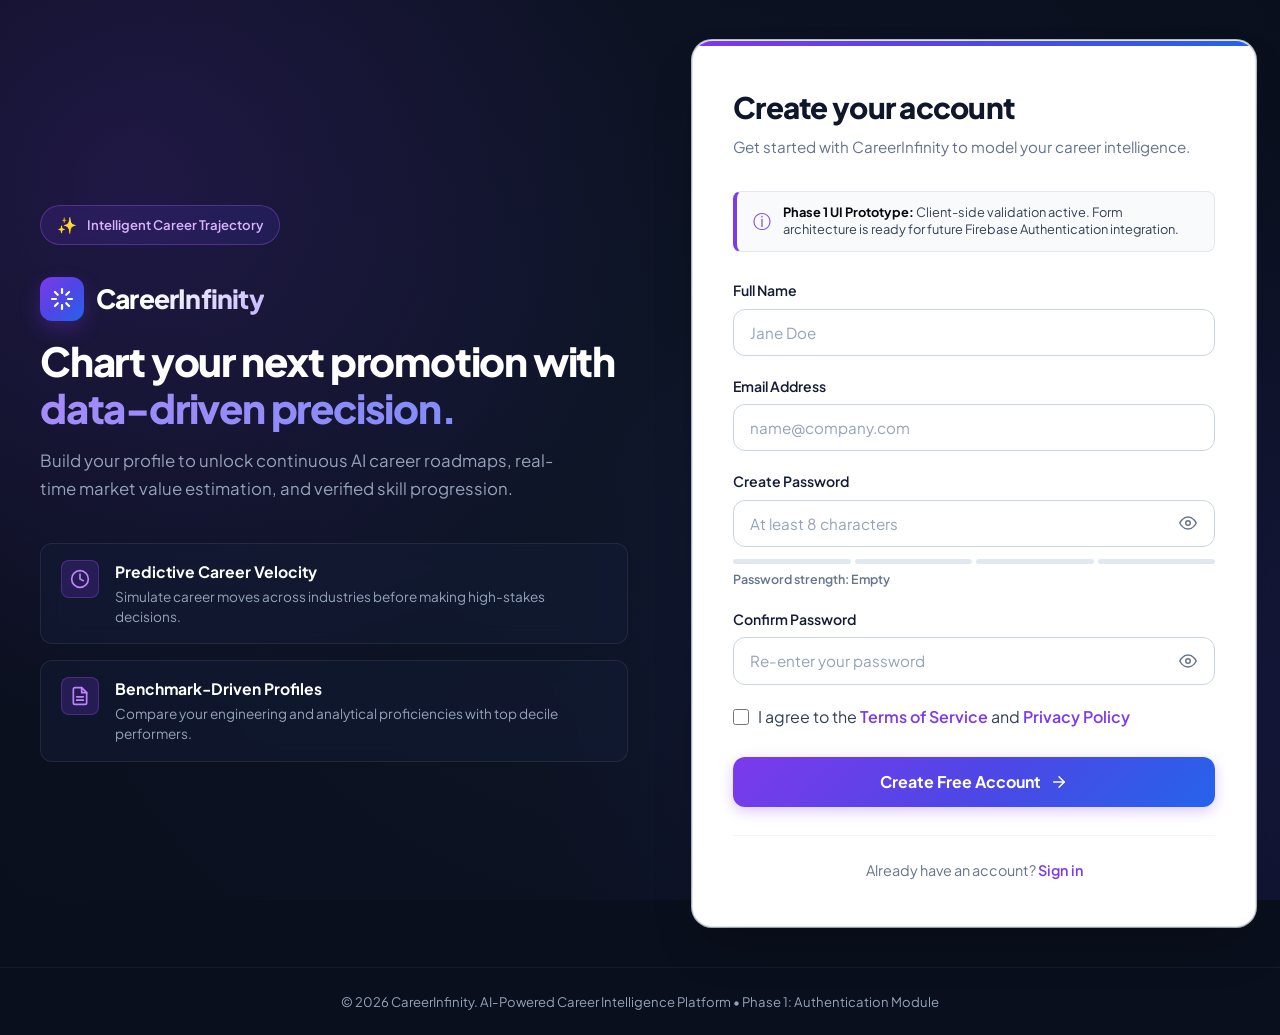
<file: signup.html>
<!DOCTYPE html>
<html lang="en">
<head>
  <meta charset="UTF-8">
  <meta name="viewport" content="width=device-width, initial-scale=1.0">
  <meta name="description" content="CareerInfinity — Register your account on the AI-Powered Career Intelligence Platform. Create your profile to unlock career path modeling and skill benchmarking.">
  <title>Create Account | CareerInfinity — AI-Powered Career Intelligence Platform</title>

  <!-- Google Fonts: Plus Jakarta Sans for modern typography -->
  <link rel="preconnect" href="https://fonts.googleapis.com">
  <link rel="preconnect" href="https://fonts.gstatic.com" crossorigin>
  <link href="https://fonts.googleapis.com/css2?family=Plus+Jakarta+Sans:wght@400;500;600;700;800&display=swap" rel="stylesheet">

  <!-- Core Stylesheet -->
  <link rel="stylesheet" href="style.css">
</head>
<body>

  <!-- Main Application Wrapper -->
  <main class="auth-page-wrapper">
    <div class="auth-container">

      <!-- Left Branding & Career Intelligence Presentation Panel -->
      <section class="brand-panel" aria-label="CareerInfinity Platform Highlights">
        <div class="brand-badge">
          <span class="sparkle-icon" aria-hidden="true">&#10024;</span>
          <span>Intelligent Career Trajectory</span>
        </div>

        <div class="brand-header">
          <a href="index.html" class="brand-logo" aria-label="CareerInfinity Home">
            <div class="brand-logo-icon" aria-hidden="true">
              <!-- Infinity Sparkle SVG Icon -->
              <svg width="24" height="24" viewBox="0 0 24 24" fill="none" stroke="currentColor" stroke-width="2.2" stroke-linecap="round" stroke-linejoin="round">
                <path d="M12 2v4M12 18v4M4.93 4.93l2.83 2.83M16.24 16.24l2.83 2.83M2 12h4M18 12h4M4.93 19.07l2.83-2.83M16.24 7.76l2.83-2.83"/>
              </svg>
            </div>
            <span class="brand-logo-text">CareerInfinity</span>
          </a>

          <h1 class="brand-headline">
            Chart your next promotion with <span>data-driven precision.</span>
          </h1>

          <p class="brand-description">
            Build your profile to unlock continuous AI career roadmaps, real-time market value estimation, and verified skill progression.
          </p>
        </div>

        <!-- Career Intelligence Core Pillars -->
        <ul class="brand-features" role="list">
          <li class="brand-feature-item">
            <div class="feature-icon-wrapper" aria-hidden="true">
              <svg width="20" height="20" viewBox="0 0 24 24" fill="none" stroke="currentColor" stroke-width="2" stroke-linecap="round" stroke-linejoin="round">
                <circle cx="12" cy="12" r="10"></circle>
                <path d="M12 6v6l4 2"></path>
              </svg>
            </div>
            <div class="feature-texts">
              <h4>Predictive Career Velocity</h4>
              <p>Simulate career moves across industries before making high-stakes decisions.</p>
            </div>
          </li>

          <li class="brand-feature-item">
            <div class="feature-icon-wrapper" aria-hidden="true">
              <svg width="20" height="20" viewBox="0 0 24 24" fill="none" stroke="currentColor" stroke-width="2" stroke-linecap="round" stroke-linejoin="round">
                <path d="M14 2H6a2 2 0 0 0-2 2v16a2 2 0 0 0 2 2h12a2 2 0 0 0 2-2V8z"></path>
                <polyline points="14 2 14 8 20 8"></polyline>
                <line x1="16" y1="13" x2="8" y2="13"></line>
                <line x1="16" y1="17" x2="8" y2="17"></line>
              </svg>
            </div>
            <div class="feature-texts">
              <h4>Benchmark-Driven Profiles</h4>
              <p>Compare your engineering and analytical proficiencies with top decile performers.</p>
            </div>
          </li>
        </ul>
      </section>

      <!-- Right White Registration Card -->
      <section class="auth-card" aria-label="Sign Up Form Card">
        <header class="card-header">
          <h2 class="card-title">Create your account</h2>
          <p class="card-subtitle">Get started with CareerInfinity to model your career intelligence.</p>
        </header>

        <!-- Prototype Disclaimer Badge -->
        <div class="demo-mode-banner" role="status">
          <div class="demo-mode-icon" aria-hidden="true">&#9432;</div>
          <div class="demo-mode-text">
            <strong>Phase 1 UI Prototype:</strong> Client-side validation active. Form architecture is ready for future Firebase Authentication integration.
          </div>
        </div>

        <!-- Signup Form -->
        <form id="signupForm" class="auth-form" novalidate autocomplete="on">
          <!-- Full Name Field -->
          <div class="form-group" id="fullNameGroup">
            <label for="fullName" class="form-label">
              <span>Full Name</span>
            </label>
            <div class="input-container">
              <input
                type="text"
                id="fullName"
                name="fullName"
                class="form-input"
                placeholder="Jane Doe"
                autocomplete="name"
                required
                aria-required="true"
                aria-describedby="fullNameError"
              />
            </div>
            <p class="error-message" id="fullNameError" role="alert">
              <svg width="14" height="14" viewBox="0 0 24 24" fill="none" stroke="currentColor" stroke-width="2" aria-hidden="true">
                <circle cx="12" cy="12" r="10"></circle>
                <line x1="12" y1="8" x2="12" y2="12"></line>
                <line x1="12" y1="16" x2="12.01" y2="16"></line>
              </svg>
              <span>Please enter your full name (at least 2 characters).</span>
            </p>
          </div>

          <!-- Email Input Field -->
          <div class="form-group" id="emailGroup">
            <label for="email" class="form-label">
              <span>Email Address</span>
            </label>
            <div class="input-container">
              <input
                type="email"
                id="email"
                name="email"
                class="form-input"
                placeholder="name@company.com"
                autocomplete="email"
                required
                aria-required="true"
                aria-describedby="emailError"
              />
            </div>
            <p class="error-message" id="emailError" role="alert">
              <svg width="14" height="14" viewBox="0 0 24 24" fill="none" stroke="currentColor" stroke-width="2" aria-hidden="true">
                <circle cx="12" cy="12" r="10"></circle>
                <line x1="12" y1="8" x2="12" y2="12"></line>
                <line x1="12" y1="16" x2="12.01" y2="16"></line>
              </svg>
              <span>Please enter a valid email address.</span>
            </p>
          </div>

          <!-- Create Password Field -->
          <div class="form-group" id="passwordGroup">
            <div class="form-label">
              <label for="password">Create Password</label>
            </div>
            <div class="input-container has-toggle">
              <input
                type="password"
                id="password"
                name="password"
                class="form-input"
                placeholder="At least 8 characters"
                autocomplete="new-password"
                required
                aria-required="true"
                aria-describedby="passwordError passwordStrengthText"
              />
              <button
                type="button"
                class="password-toggle-btn"
                data-target="password"
                aria-label="Show password as plain text"
                title="Toggle password visibility"
              >
                <!-- Eye Open Icon -->
                <svg class="eye-open-icon" width="18" height="18" viewBox="0 0 24 24" fill="none" stroke="currentColor" stroke-width="2" stroke-linecap="round" stroke-linejoin="round" aria-hidden="true">
                  <path d="M1 12s4-8 11-8 11 8 11 8-4 8-11 8-11-8-11-8z"></path>
                  <circle cx="12" cy="12" r="3"></circle>
                </svg>
                <!-- Eye Closed Icon -->
                <svg class="eye-closed-icon" width="18" height="18" viewBox="0 0 24 24" fill="none" stroke="currentColor" stroke-width="2" stroke-linecap="round" stroke-linejoin="round" aria-hidden="true" style="display: none;">
                  <path d="M17.94 17.94A10.07 10.07 0 0 1 12 20c-7 0-11-8-11-8a18.45 18.45 0 0 1 5.06-5.94M9.9 4.24A9.12 9.12 0 0 1 12 4c7 0 11 8 11 8a18.5 18.5 0 0 1-2.16 3.19m-6.72-1.07a3 3 0 1 1-4.24-4.24"></path>
                  <line x1="1" y1="1" x2="23" y2="23"></line>
                </svg>
              </button>
            </div>

            <!-- Real-time Password Strength Meter -->
            <div class="password-strength-container" aria-live="polite">
              <div class="strength-meter-bar" id="strengthMeterBar">
                <span class="strength-segment"></span>
                <span class="strength-segment"></span>
                <span class="strength-segment"></span>
                <span class="strength-segment"></span>
              </div>
              <span class="strength-text" id="passwordStrengthText">Password strength: Empty</span>
            </div>

            <p class="error-message" id="passwordError" role="alert">
              <svg width="14" height="14" viewBox="0 0 24 24" fill="none" stroke="currentColor" stroke-width="2" aria-hidden="true">
                <circle cx="12" cy="12" r="10"></circle>
                <line x1="12" y1="8" x2="12" y2="12"></line>
                <line x1="12" y1="16" x2="12.01" y2="16"></line>
              </svg>
              <span>Password must be 8+ characters with uppercase, lowercase, and a number.</span>
            </p>
          </div>

          <!-- Confirm Password Field -->
          <div class="form-group" id="confirmPasswordGroup">
            <div class="form-label">
              <label for="confirmPassword">Confirm Password</label>
            </div>
            <div class="input-container has-toggle">
              <input
                type="password"
                id="confirmPassword"
                name="confirmPassword"
                class="form-input"
                placeholder="Re-enter your password"
                autocomplete="new-password"
                required
                aria-required="true"
                aria-describedby="confirmPasswordError"
              />
              <button
                type="button"
                class="password-toggle-btn"
                data-target="confirmPassword"
                aria-label="Show confirmation password as plain text"
                title="Toggle password visibility"
              >
                <!-- Eye Open Icon -->
                <svg class="eye-open-icon" width="18" height="18" viewBox="0 0 24 24" fill="none" stroke="currentColor" stroke-width="2" stroke-linecap="round" stroke-linejoin="round" aria-hidden="true">
                  <path d="M1 12s4-8 11-8 11 8 11 8-4 8-11 8-11-8-11-8z"></path>
                  <circle cx="12" cy="12" r="3"></circle>
                </svg>
                <!-- Eye Closed Icon -->
                <svg class="eye-closed-icon" width="18" height="18" viewBox="0 0 24 24" fill="none" stroke="currentColor" stroke-width="2" stroke-linecap="round" stroke-linejoin="round" aria-hidden="true" style="display: none;">
                  <path d="M17.94 17.94A10.07 10.07 0 0 1 12 20c-7 0-11-8-11-8a18.45 18.45 0 0 1 5.06-5.94M9.9 4.24A9.12 9.12 0 0 1 12 4c7 0 11 8 11 8a18.5 18.5 0 0 1-2.16 3.19m-6.72-1.07a3 3 0 1 1-4.24-4.24"></path>
                  <line x1="1" y1="1" x2="23" y2="23"></line>
                </svg>
              </button>
            </div>
            <p class="error-message" id="confirmPasswordError" role="alert">
              <svg width="14" height="14" viewBox="0 0 24 24" fill="none" stroke="currentColor" stroke-width="2" aria-hidden="true">
                <circle cx="12" cy="12" r="10"></circle>
                <line x1="12" y1="8" x2="12" y2="12"></line>
                <line x1="12" y1="16" x2="12.01" y2="16"></line>
              </svg>
              <span>Passwords do not match. Please verify.</span>
            </p>
          </div>

          <!-- Terms & Privacy Agreement Checkbox -->
          <div class="form-group" id="termsGroup">
            <label class="checkbox-label" for="agreeTerms">
              <input type="checkbox" id="agreeTerms" name="agreeTerms" required aria-required="true" aria-describedby="termsError">
              <span>I agree to the <a href="#" class="text-link" id="termsLink">Terms of Service</a> and <a href="#" class="text-link" id="privacyLink">Privacy Policy</a></span>
            </label>
            <p class="error-message" id="termsError" role="alert">
              <svg width="14" height="14" viewBox="0 0 24 24" fill="none" stroke="currentColor" stroke-width="2" aria-hidden="true">
                <circle cx="12" cy="12" r="10"></circle>
                <line x1="12" y1="8" x2="12" y2="12"></line>
                <line x1="12" y1="16" x2="12.01" y2="16"></line>
              </svg>
              <span>You must accept the terms before creating an account.</span>
            </p>
          </div>

          <!-- Submit Button -->
          <button type="submit" id="submitSignupBtn" class="submit-btn">
            <span class="spinner" aria-hidden="true"></span>
            <span class="btn-text">Create Free Account</span>
            <svg width="18" height="18" viewBox="0 0 24 24" fill="none" stroke="currentColor" stroke-width="2" stroke-linecap="round" stroke-linejoin="round" aria-hidden="true">
              <line x1="5" y1="12" x2="19" y2="12"></line>
              <polyline points="12 5 19 12 12 19"></polyline>
            </svg>
          </button>
        </form>

        <!-- Navigation Switch to Login -->
        <footer class="card-footer">
          <p>Already have an account? <a href="index.html" class="text-link">Sign in</a></p>
        </footer>
      </section>

    </div>
  </main>

  <!-- Global Footer -->
  <footer class="site-footer">
    <p>&copy; 2026 CareerInfinity. AI-Powered Career Intelligence Platform &bull; Phase 1: Authentication Module</p>
  </footer>

  <!-- Notification Toast (For Simulation & Feedback) -->
  <aside id="feedbackToast" class="feedback-toast" role="status" aria-live="polite">
    <div class="toast-icon" aria-hidden="true">&#10003;</div>
    <div class="toast-content">
      <h3 class="toast-title" id="toastTitle">Registration Simulation Complete</h3>
      <p class="toast-message" id="toastMessage">Your CareerInfinity profile was simulated successfully.</p>
    </div>
    <button type="button" class="toast-close" id="toastCloseBtn" aria-label="Close notification">&times;</button>
  </aside>

  <!-- JavaScript Module -->
  <script src="script.js"></script>
</body>
</html>
</file>
<file: style.css>
/* ==========================================================================
   CareerInfinity — AI-Powered Career Intelligence Platform
   Module: Authentication (Phase 1)
   Shared Stylesheet (style.css)
   ========================================================================== */

/* --------------------------------------------------------------------------
   1. CSS Custom Properties (Design System Tokens)
   -------------------------------------------------------------------------- */
:root {
  /* Color Palette: Dark Navy & Purples (Brand Aesthetics) */
  --navy-950: #060911;
  --navy-900: #0a0f1d;
  --navy-850: #0e1528;
  --navy-800: #131c35;
  --navy-700: #1e293b;
  --navy-600: #334155;

  /* Purple / Indigo Accents */
  --purple-primary: #7c3aed;
  --purple-hover: #6d28d9;
  --purple-light: #f5f3ff;
  --purple-glow: rgba(124, 58, 237, 0.28);
  --indigo-accent: #4f46e5;
  --violet-gradient: linear-gradient(135deg, #7c3aed 0%, #4f46e5 50%, #2563eb 100%);
  --badge-gradient: linear-gradient(135deg, rgba(124, 58, 237, 0.15), rgba(79, 70, 229, 0.15));

  /* Light Card & Form Surface (High contrast against navy canvas) */
  --card-bg: #ffffff;
  --card-border: #e2e8f0;
  --card-shadow: 0 24px 48px -12px rgba(0, 0, 0, 0.25), 0 0 0 1px rgba(226, 232, 240, 0.8);

  /* Typography Colors */
  --text-dark: #0f172a;
  --text-muted: #64748b;
  --text-light: #f8fafc;
  --text-light-muted: #94a3b8;

  /* Input States */
  --input-bg: #ffffff;
  --input-border: #cbd5e1;
  --input-border-focus: #7c3aed;
  --input-focus-ring: rgba(124, 58, 237, 0.2);

  /* Status Colors */
  --danger-color: #dc2626;
  --danger-bg: #fef2f2;
  --danger-border: #fca5a5;
  --success-color: #16a34a;
  --success-bg: #f0fdf4;
  --warning-color: #d97706;

  /* Layout & Geometry */
  --radius-sm: 8px;
  --radius-md: 12px;
  --radius-lg: 20px;
  --radius-full: 9999px;
  --transition-fast: 0.2s cubic-bezier(0.4, 0, 0.2, 1);
  --transition-normal: 0.3s cubic-bezier(0.4, 0, 0.2, 1);
}

/* --------------------------------------------------------------------------
   2. Reset & Base Typography
   -------------------------------------------------------------------------- */
*, *::before, *::after {
  box-sizing: border-box;
  margin: 0;
  padding: 0;
}

html {
  font-size: 16px;
  scroll-behavior: smooth;
}

body {
  font-family: 'Plus Jakarta Sans', -apple-system, BlinkMacSystemFont, 'Segoe UI', Roboto, Helvetica, Arial, sans-serif;
  background-color: var(--navy-900);
  background-image:
    radial-gradient(circle at 10% 20%, rgba(124, 58, 237, 0.18) 0%, transparent 40%),
    radial-gradient(circle at 90% 80%, rgba(79, 70, 229, 0.16) 0%, transparent 45%),
    radial-gradient(circle at 50% 50%, rgba(15, 23, 42, 0.8) 0%, transparent 100%);
  background-attachment: fixed;
  color: var(--text-dark);
  min-height: 100vh;
  display: flex;
  flex-direction: column;
  line-height: 1.5;
  -webkit-font-smoothing: antialiased;
}

/* Accessible hidden utility */
.sr-only {
  position: absolute;
  width: 1px;
  height: 1px;
  padding: 0;
  margin: -1px;
  overflow: hidden;
  clip: rect(0, 0, 0, 0);
  white-space: nowrap;
  border-width: 0;
}

/* --------------------------------------------------------------------------
   3. Main Page Shell (Split Hero / Card Layout)
   -------------------------------------------------------------------------- */
.auth-page-wrapper {
  flex: 1;
  display: flex;
  align-items: center;
  justify-content: center;
  padding: 2.5rem 1.5rem;
  max-width: 1280px;
  margin: 0 auto;
  width: 100%;
}

.auth-container {
  display: grid;
  grid-template-columns: 1.1fr 1fr;
  width: 100%;
  background: transparent;
  gap: 3rem;
  align-items: center;
}

/* --------------------------------------------------------------------------
   4. Left Branding & AI Career Intelligence Showcase Panel
   -------------------------------------------------------------------------- */
.brand-panel {
  color: var(--text-light);
  padding: 1.5rem 1rem;
  display: flex;
  flex-direction: column;
  gap: 2rem;
}

.brand-badge {
  display: inline-flex;
  align-items: center;
  gap: 0.6rem;
  background: var(--badge-gradient);
  border: 1px solid rgba(168, 85, 247, 0.35);
  padding: 0.45rem 1rem;
  border-radius: var(--radius-full);
  font-size: 0.82rem;
  font-weight: 600;
  color: #d8b4fe;
  width: fit-content;
  backdrop-filter: blur(8px);
}

.brand-badge .sparkle-icon {
  font-size: 1rem;
  color: #c084fc;
}

.brand-header {
  display: flex;
  flex-direction: column;
  gap: 1rem;
}

.brand-logo {
  display: flex;
  align-items: center;
  gap: 0.75rem;
  text-decoration: none;
  color: var(--text-light);
  width: fit-content;
}

.brand-logo-icon {
  width: 44px;
  height: 44px;
  border-radius: var(--radius-md);
  background: var(--violet-gradient);
  display: flex;
  align-items: center;
  justify-content: center;
  color: #ffffff;
  box-shadow: 0 8px 20px var(--purple-glow);
}

.brand-logo-text {
  font-size: 1.65rem;
  font-weight: 800;
  letter-spacing: -0.03em;
  background: linear-gradient(135deg, #ffffff 30%, #c4b5fd 100%);
  -webkit-background-clip: text;
  -webkit-text-fill-color: transparent;
}

.brand-headline {
  font-size: 2.5rem;
  line-height: 1.18;
  font-weight: 800;
  letter-spacing: -0.03em;
  color: #ffffff;
}

.brand-headline span {
  background: linear-gradient(135deg, #a78bfa 0%, #818cf8 100%);
  -webkit-background-clip: text;
  -webkit-text-fill-color: transparent;
}

.brand-description {
  font-size: 1.05rem;
  line-height: 1.65;
  color: var(--text-light-muted);
  max-width: 520px;
}

/* Feature bullet chips on the showcase panel */
.brand-features {
  display: flex;
  flex-direction: column;
  gap: 1rem;
  list-style: none;
  margin-top: 0.5rem;
}

.brand-feature-item {
  display: flex;
  align-items: flex-start;
  gap: 1rem;
  background: rgba(19, 28, 53, 0.6);
  border: 1px solid rgba(255, 255, 255, 0.08);
  padding: 1rem 1.25rem;
  border-radius: var(--radius-md);
  backdrop-filter: blur(10px);
  transition: transform var(--transition-fast), border-color var(--transition-fast);
}

.brand-feature-item:hover {
  transform: translateX(4px);
  border-color: rgba(168, 85, 247, 0.4);
}

.feature-icon-wrapper {
  width: 38px;
  height: 38px;
  border-radius: var(--radius-sm);
  background: rgba(124, 58, 237, 0.2);
  border: 1px solid rgba(168, 85, 247, 0.3);
  display: flex;
  align-items: center;
  justify-content: center;
  color: #c084fc;
  flex-shrink: 0;
}

.feature-texts h4 {
  font-size: 0.98rem;
  font-weight: 700;
  color: #ffffff;
  margin-bottom: 0.2rem;
}

.feature-texts p {
  font-size: 0.85rem;
  color: var(--text-light-muted);
}

/* --------------------------------------------------------------------------
   5. Right White Authentication Card
   -------------------------------------------------------------------------- */
.auth-card {
  background: var(--card-bg);
  border-radius: var(--radius-lg);
  padding: 2.75rem 2.5rem;
  box-shadow: var(--card-shadow);
  border: 1px solid var(--card-border);
  position: relative;
  overflow: hidden;
}

/* Top accent gradient bar on card */
.auth-card::before {
  content: '';
  position: absolute;
  top: 0;
  left: 0;
  right: 0;
  height: 5px;
  background: var(--violet-gradient);
}

.card-header {
  margin-bottom: 2rem;
}

.card-title {
  font-size: 1.85rem;
  font-weight: 800;
  color: var(--text-dark);
  letter-spacing: -0.025em;
  margin-bottom: 0.4rem;
}

.card-subtitle {
  font-size: 0.95rem;
  color: var(--text-muted);
  line-height: 1.5;
}

/* Prototype Demo Mode Pill / Alert */
.demo-mode-banner {
  background: #f8fafc;
  border: 1px solid #e2e8f0;
  border-left: 4px solid var(--purple-primary);
  padding: 0.75rem 1rem;
  border-radius: var(--radius-sm);
  margin-bottom: 1.75rem;
  display: flex;
  align-items: center;
  gap: 0.75rem;
}

.demo-mode-icon {
  font-size: 1.1rem;
  color: var(--purple-primary);
  flex-shrink: 0;
}

.demo-mode-text {
  font-size: 0.8rem;
  color: var(--navy-600);
  line-height: 1.4;
}

.demo-mode-text strong {
  color: var(--navy-950);
}

/* --------------------------------------------------------------------------
   6. Form Controls & Validation UI
   -------------------------------------------------------------------------- */
.auth-form {
  display: flex;
  flex-direction: column;
  gap: 1.25rem;
}

.form-group {
  display: flex;
  flex-direction: column;
  gap: 0.45rem;
  position: relative;
}

.form-label {
  font-size: 0.88rem;
  font-weight: 600;
  color: var(--navy-800);
  display: flex;
  align-items: center;
  justify-content: space-between;
}

.input-container {
  position: relative;
  display: flex;
  align-items: center;
}

.form-input {
  width: 100%;
  padding: 0.82rem 1rem;
  font-size: 0.95rem;
  font-family: inherit;
  color: var(--text-dark);
  background-color: var(--input-bg);
  border: 1.5px solid var(--input-border);
  border-radius: var(--radius-md);
  outline: none;
  transition: border-color var(--transition-fast), box-shadow var(--transition-fast), background-color var(--transition-fast);
}

.form-input::placeholder {
  color: #94a3b8;
}

.form-input:focus {
  border-color: var(--input-border-focus);
  box-shadow: 0 0 0 3.5px var(--input-focus-ring);
}

/* Password input specific padding for the toggle button */
.input-container.has-toggle .form-input {
  padding-right: 3rem;
}

/* Password Toggle Eye Button */
.password-toggle-btn {
  position: absolute;
  right: 0.75rem;
  background: transparent;
  border: none;
  cursor: pointer;
  padding: 0.4rem;
  color: #64748b;
  display: flex;
  align-items: center;
  justify-content: center;
  border-radius: var(--radius-sm);
  transition: color var(--transition-fast), background-color var(--transition-fast);
}

.password-toggle-btn:hover {
  color: var(--purple-primary);
  background-color: var(--purple-light);
}

.password-toggle-btn:focus-visible {
  outline: 2px solid var(--purple-primary);
  outline-offset: 1px;
}

/* Error States */
.form-group.has-error .form-input {
  border-color: var(--danger-color);
  background-color: var(--danger-bg);
}

.form-group.has-error .form-input:focus {
  box-shadow: 0 0 0 3.5px rgba(220, 38, 38, 0.18);
}

.error-message {
  font-size: 0.8rem;
  color: var(--danger-color);
  font-weight: 500;
  display: none;
  align-items: center;
  gap: 0.35rem;
  margin-top: 0.15rem;
}

.form-group.has-error .error-message {
  display: flex;
  animation: fadeIn 0.2s ease-in-out;
}

/* Password Strength Indicator (Signup Page) */
.password-strength-container {
  margin-top: 0.3rem;
  display: flex;
  flex-direction: column;
  gap: 0.4rem;
}

.strength-meter-bar {
  display: flex;
  gap: 4px;
  height: 5px;
  width: 100%;
}

.strength-segment {
  flex: 1;
  height: 100%;
  border-radius: var(--radius-full);
  background-color: #e2e8f0;
  transition: background-color var(--transition-normal);
}

.strength-text {
  font-size: 0.78rem;
  font-weight: 600;
  color: var(--text-muted);
}

/* Dynamic Strength Color Classes */
.strength-weak .strength-segment:nth-child(1) { background-color: #ef4444; }
.strength-fair .strength-segment:nth-child(1),
.strength-fair .strength-segment:nth-child(2) { background-color: #f59e0b; }
.strength-good .strength-segment:nth-child(1),
.strength-good .strength-segment:nth-child(2),
.strength-good .strength-segment:nth-child(3) { background-color: #6366f1; }
.strength-strong .strength-segment { background-color: #10b981; }

.strength-weak-text { color: #ef4444; }
.strength-fair-text { color: #d97706; }
.strength-good-text { color: #6366f1; }
.strength-strong-text { color: #10b981; }

/* --------------------------------------------------------------------------
   7. Form Utility Row (Remember Me & Forgot Password)
   -------------------------------------------------------------------------- */
.form-options-row {
  display: flex;
  align-items: center;
  justify-content: space-between;
  font-size: 0.86rem;
}

.checkbox-label {
  display: flex;
  align-items: center;
  gap: 0.55rem;
  color: var(--navy-600);
  cursor: pointer;
  user-select: none;
}

.checkbox-label input[type="checkbox"] {
  width: 16px;
  height: 16px;
  accent-color: var(--purple-primary);
  cursor: pointer;
}

.text-link {
  color: var(--purple-primary);
  font-weight: 600;
  text-decoration: none;
  transition: color var(--transition-fast), text-decoration var(--transition-fast);
}

.text-link:hover {
  color: var(--purple-hover);
  text-decoration: underline;
}

/* --------------------------------------------------------------------------
   8. Submit Buttons & Loading States
   -------------------------------------------------------------------------- */
.submit-btn {
  background: var(--violet-gradient);
  color: #ffffff;
  border: none;
  border-radius: var(--radius-md);
  padding: 0.92rem 1.5rem;
  font-size: 1rem;
  font-weight: 700;
  font-family: inherit;
  cursor: pointer;
  display: inline-flex;
  align-items: center;
  justify-content: center;
  gap: 0.6rem;
  box-shadow: 0 4px 14px var(--purple-glow);
  transition: transform var(--transition-fast), box-shadow var(--transition-fast), opacity var(--transition-fast);
  margin-top: 0.5rem;
}

.submit-btn:hover {
  transform: translateY(-2px);
  box-shadow: 0 8px 24px var(--purple-glow);
}

.submit-btn:active {
  transform: translateY(0);
}

.submit-btn:focus-visible {
  outline: 3px solid var(--purple-primary);
  outline-offset: 2px;
}

.submit-btn:disabled {
  opacity: 0.7;
  cursor: not-allowed;
  transform: none;
}

/* Spinner for simulated submit */
.spinner {
  display: none;
  width: 18px;
  height: 18px;
  border: 2.5px solid rgba(255, 255, 255, 0.3);
  border-radius: 50%;
  border-top-color: #ffffff;
  animation: spin 0.8s linear infinite;
}

.submit-btn.is-loading .spinner {
  display: inline-block;
}

.submit-btn.is-loading .btn-text {
  opacity: 0.85;
}

/* Quick test credentials box */
.quick-credentials {
  margin-top: 1.25rem;
  padding: 0.85rem 1rem;
  background: #f8fafc;
  border: 1px dashed #cbd5e1;
  border-radius: var(--radius-sm);
  display: flex;
  align-items: center;
  justify-content: space-between;
  gap: 0.75rem;
}

.credentials-info {
  font-size: 0.78rem;
  color: var(--navy-600);
}

.credentials-info code {
  font-family: monospace;
  background: #ede9fe;
  color: #6d28d9;
  padding: 0.15rem 0.35rem;
  border-radius: 4px;
  font-size: 0.78rem;
}

.fill-demo-btn {
  background: #ede9fe;
  color: var(--purple-primary);
  border: 1px solid #ddd6fe;
  border-radius: var(--radius-sm);
  padding: 0.35rem 0.65rem;
  font-size: 0.76rem;
  font-weight: 600;
  cursor: pointer;
  transition: all var(--transition-fast);
  white-space: nowrap;
}

.fill-demo-btn:hover {
  background: var(--purple-primary);
  color: #ffffff;
}

/* Card Footer switch navigation link */
.card-footer {
  margin-top: 1.75rem;
  padding-top: 1.5rem;
  border-top: 1px solid #f1f5f9;
  text-align: center;
  font-size: 0.9rem;
  color: var(--text-muted);
}

/* --------------------------------------------------------------------------
   9. Notification Toast (Simulation / Feedback Modal)
   -------------------------------------------------------------------------- */
.feedback-toast {
  position: fixed;
  bottom: 2rem;
  right: 2rem;
  max-width: 420px;
  background: #ffffff;
  border-radius: var(--radius-md);
  box-shadow: 0 20px 35px -5px rgba(0, 0, 0, 0.25), 0 0 0 1px #e2e8f0;
  padding: 1.25rem;
  display: flex;
  gap: 1rem;
  z-index: 1000;
  transform: translateY(120%);
  opacity: 0;
  transition: transform 0.35s cubic-bezier(0.16, 1, 0.3, 1), opacity 0.35s ease;
}

.feedback-toast.show {
  transform: translateY(0);
  opacity: 1;
}

.toast-icon {
  width: 36px;
  height: 36px;
  border-radius: 50%;
  background: var(--success-bg);
  border: 1px solid #bbf7d0;
  color: var(--success-color);
  display: flex;
  align-items: center;
  justify-content: center;
  font-size: 1.15rem;
  flex-shrink: 0;
}

.toast-content {
  flex: 1;
}

.toast-title {
  font-size: 0.92rem;
  font-weight: 700;
  color: var(--text-dark);
  margin-bottom: 0.2rem;
}

.toast-message {
  font-size: 0.82rem;
  color: var(--navy-600);
  line-height: 1.45;
}

.toast-close {
  background: none;
  border: none;
  color: #94a3b8;
  font-size: 1.1rem;
  cursor: pointer;
  align-self: flex-start;
  padding: 0.1rem;
  transition: color var(--transition-fast);
}

.toast-close:hover {
  color: var(--text-dark);
}

/* --------------------------------------------------------------------------
   10. Global Site Footer
   -------------------------------------------------------------------------- */
.site-footer {
  text-align: center;
  padding: 1.5rem;
  color: var(--text-light-muted);
  font-size: 0.82rem;
  border-top: 1px solid rgba(255, 255, 255, 0.05);
}

.site-footer a {
  color: #a78bfa;
  text-decoration: none;
}

.site-footer a:hover {
  text-decoration: underline;
}

/* --------------------------------------------------------------------------
   11. Keyframe Animations
   -------------------------------------------------------------------------- */
@keyframes spin {
  from { transform: rotate(0deg); }
  to { transform: rotate(360deg); }
}

@keyframes fadeIn {
  from { opacity: 0; transform: translateY(-4px); }
  to { opacity: 1; transform: translateY(0); }
}

/* --------------------------------------------------------------------------
   12. Responsive Media Queries
   -------------------------------------------------------------------------- */
@media (max-width: 992px) {
  .auth-container {
    grid-template-columns: 1fr;
    gap: 2rem;
    max-width: 580px;
  }

  .brand-panel {
    text-align: center;
    align-items: center;
    padding: 1rem 0;
  }

  .brand-logo {
    margin: 0 auto;
  }

  .brand-headline {
    font-size: 2.1rem;
  }

  .brand-description {
    margin: 0 auto;
  }

  .brand-features {
    display: none; /* Keep mobile clean and focused on auth */
  }

  .auth-card {
    padding: 2.25rem 1.75rem;
  }
}

@media (max-width: 480px) {
  .auth-page-wrapper {
    padding: 1.5rem 1rem;
  }

  .auth-card {
    padding: 1.75rem 1.25rem;
    border-radius: var(--radius-md);
  }

  .brand-headline {
    font-size: 1.75rem;
  }

  .card-title {
    font-size: 1.55rem;
  }

  .form-options-row {
    flex-direction: column;
    align-items: flex-start;
    gap: 0.75rem;
  }

  .quick-credentials {
    flex-direction: column;
    align-items: flex-start;
  }

  .feedback-toast {
    left: 1rem;
    right: 1rem;
    bottom: 1rem;
  }
}
</file>
<file: dashboard.css>
/* ==========================================================================
   CareerInfinity — AI-Powered Career Intelligence Platform
   Module: Dashboard (Phase 2)
   File: dashboard.css
   Description: Premium dashboard styles — navy/purple design system matching
   the existing auth pages (style.css). All tokens reused for consistency.
   ========================================================================== */

/* --------------------------------------------------------------------------
   1. CSS Custom Properties (Design Tokens — same palette as style.css)
   -------------------------------------------------------------------------- */
:root {
  /* Brand Colors — Navy & Purple (matches style.css) */
  --navy-950: #060911;
  --navy-900: #0a0f1d;
  --navy-850: #0e1528;
  --navy-800: #131c35;
  --navy-750: #192240;
  --navy-700: #1e293b;
  --navy-600: #334155;

  /* Purple / Indigo Accents */
  --purple-primary: #7c3aed;
  --purple-hover:   #6d28d9;
  --purple-light:   #f5f3ff;
  --purple-glow:    rgba(124, 58, 237, 0.28);
  --indigo-accent:  #4f46e5;
  --violet-gradient: linear-gradient(135deg, #7c3aed 0%, #4f46e5 50%, #2563eb 100%);

  /* Surface Colors */
  --surface-dark:  #111827;
  --surface-card:  #1a2340;
  --surface-hover: rgba(124, 58, 237, 0.08);
  --surface-glass: rgba(255, 255, 255, 0.04);

  /* Text Colors */
  --text-light:      #f8fafc;
  --text-light-muted:#94a3b8;
  --text-muted:      #64748b;
  --text-dark:       #0f172a;

  /* Borders */
  --border-subtle: rgba(255, 255, 255, 0.07);
  --border-card:   rgba(255, 255, 255, 0.09);

  /* Card & UI */
  --card-bg:     #16213e;
  --card-radius: 16px;
  --card-shadow: 0 4px 24px rgba(0, 0, 0, 0.35);

  /* Stat accent colors */
  --accent-purple: #7c3aed;
  --accent-blue:   #2563eb;
  --accent-teal:   #0d9488;
  --accent-orange: #ea580c;
  --accent-green:  #16a34a;
  --accent-pink:   #db2777;
  --accent-indigo: #4f46e5;

  /* Layout */
  --sidebar-width:       256px;
  --sidebar-width-mobile: 0px;
  --topbar-height:       68px;

  /* Transitions */
  --transition-fast:   0.18s cubic-bezier(0.4, 0, 0.2, 1);
  --transition-normal: 0.3s  cubic-bezier(0.4, 0, 0.2, 1);
  --transition-spring: 0.4s  cubic-bezier(0.34, 1.56, 0.64, 1);
}

/* --------------------------------------------------------------------------
   2. Reset & Base
   -------------------------------------------------------------------------- */
*, *::before, *::after {
  box-sizing: border-box;
  margin: 0;
  padding: 0;
}

html { font-size: 16px; scroll-behavior: smooth; }

/* Accessible hidden utility — same as style.css */
.sr-only {
  position: absolute; width: 1px; height: 1px; padding: 0;
  margin: -1px; overflow: hidden; clip: rect(0,0,0,0);
  white-space: nowrap; border-width: 0;
}

/* --------------------------------------------------------------------------
   3. Dashboard Body Layout (Sidebar + Main)
   -------------------------------------------------------------------------- */
.dashboard-body {
  font-family: 'Plus Jakarta Sans', -apple-system, BlinkMacSystemFont, 'Segoe UI', Roboto, sans-serif;
  background-color: var(--navy-900);
  background-image:
    radial-gradient(circle at 8% 15%,  rgba(124, 58, 237, 0.14) 0%, transparent 40%),
    radial-gradient(circle at 92% 85%, rgba(79, 70, 229, 0.12) 0%, transparent 45%);
  background-attachment: fixed;
  color: var(--text-light);
  min-height: 100vh;
  display: flex;
  -webkit-font-smoothing: antialiased;
  overflow-x: hidden;
}

/* Wrapper for topbar + main scrollable content */
.dashboard-wrapper {
  flex: 1;
  display: flex;
  flex-direction: column;
  margin-left: var(--sidebar-width);
  min-height: 100vh;
  transition: margin-left var(--transition-normal);
}

/* --------------------------------------------------------------------------
   4. SIDEBAR
   -------------------------------------------------------------------------- */
.sidebar {
  position: fixed;
  top: 0; left: 0; bottom: 0;
  width: var(--sidebar-width);
  background: linear-gradient(180deg, #0d1326 0%, #0a0f1d 100%);
  border-right: 1px solid var(--border-subtle);
  display: flex;
  flex-direction: column;
  z-index: 200;
  transition: transform var(--transition-normal);
  overflow-y: auto;
  overflow-x: hidden;
}

/* Sidebar Brand / Logo */
.sidebar-logo {
  display: flex;
  align-items: center;
  gap: 0.75rem;
  padding: 1.5rem 1.25rem 1.25rem;
  border-bottom: 1px solid var(--border-subtle);
  flex-shrink: 0;
}

.sidebar-logo-icon {
  width: 40px; height: 40px;
  border-radius: 10px;
  background: var(--violet-gradient);
  display: flex; align-items: center; justify-content: center;
  color: #fff;
  box-shadow: 0 4px 14px var(--purple-glow);
  flex-shrink: 0;
}

.sidebar-logo-text {
  font-size: 1.1rem;
  font-weight: 800;
  letter-spacing: -0.025em;
  background: linear-gradient(135deg, #ffffff 30%, #c4b5fd 100%);
  -webkit-background-clip: text;
  -webkit-text-fill-color: transparent;
}

/* Navigation List */
.sidebar-nav { flex: 1; padding: 1rem 0; }

.nav-list {
  list-style: none;
  display: flex;
  flex-direction: column;
  gap: 2px;
  padding: 0 0.75rem;
}

.nav-item { position: relative; }

/* Nav link base style (also applies to logout button) */
.nav-link {
  display: flex;
  align-items: center;
  gap: 0.75rem;
  padding: 0.65rem 0.9rem;
  border-radius: 10px;
  font-size: 0.9rem;
  font-weight: 500;
  color: var(--text-light-muted);
  text-decoration: none;
  cursor: pointer;
  transition: background-color var(--transition-fast), color var(--transition-fast);
  width: 100%;
  border: none;
  background: transparent;
  font-family: inherit;
  text-align: left;
}

.nav-link:hover {
  background-color: var(--surface-hover);
  color: var(--text-light);
}

.nav-link:focus-visible {
  outline: 2px solid var(--purple-primary);
  outline-offset: 1px;
}

/* Active nav link */
.nav-link.active {
  background: linear-gradient(135deg, rgba(124, 58, 237, 0.22), rgba(79, 70, 229, 0.14));
  color: #c4b5fd;
  border: 1px solid rgba(124, 58, 237, 0.3);
  font-weight: 600;
}

.nav-link.active .nav-icon {
  color: #a78bfa;
}

/* Nav Icon */
.nav-icon {
  width: 20px; height: 20px;
  display: flex; align-items: center; justify-content: center;
  flex-shrink: 0;
  color: var(--text-muted);
  transition: color var(--transition-fast);
}
.nav-link:hover .nav-icon { color: #a78bfa; }

.nav-label { flex: 1; }

/* Coming Soon badge on nav items */
.nav-badge {
  font-size: 0.65rem;
  font-weight: 700;
  padding: 0.15rem 0.45rem;
  border-radius: 9999px;
  flex-shrink: 0;
  letter-spacing: 0.02em;
  transition: opacity var(--transition-fast);
}
.coming-soon-badge {
  background: rgba(124, 58, 237, 0.15);
  color: #a78bfa;
  border: 1px solid rgba(124, 58, 237, 0.25);
}

/* Divider line inside nav */
.nav-divider {
  height: 1px;
  background: var(--border-subtle);
  margin: 0.6rem 0.9rem;
}

/* Logout button special color */
.nav-logout-btn { color: #f87171; }
.nav-logout-btn:hover { background-color: rgba(239, 68, 68, 0.1); color: #fca5a5; }
.nav-logout-btn .nav-icon { color: #f87171; }
.nav-logout-btn:hover .nav-icon { color: #fca5a5; }

/* Sidebar disclaimer at the bottom */
.sidebar-disclaimer {
  margin: auto 0 0;
  padding: 1rem 1.25rem;
  border-top: 1px solid var(--border-subtle);
  display: flex;
  gap: 0.5rem;
  align-items: flex-start;
  flex-shrink: 0;
}
.disclaimer-icon { font-size: 0.9rem; color: #7c3aed; flex-shrink: 0; margin-top: 2px; }
.sidebar-disclaimer p { font-size: 0.72rem; color: var(--text-muted); line-height: 1.4; }

/* Sidebar Mobile Overlay */
.sidebar-overlay {
  display: none;
  position: fixed;
  inset: 0;
  background: rgba(0,0,0,0.55);
  z-index: 150;
  backdrop-filter: blur(2px);
}

/* --------------------------------------------------------------------------
   5. TOP NAVIGATION BAR
   -------------------------------------------------------------------------- */
.topbar {
  position: sticky;
  top: 0;
  height: var(--topbar-height);
  background: rgba(10, 15, 29, 0.88);
  backdrop-filter: blur(16px);
  -webkit-backdrop-filter: blur(16px);
  border-bottom: 1px solid var(--border-subtle);
  display: flex;
  align-items: center;
  gap: 1.25rem;
  padding: 0 2rem;
  z-index: 100;
  flex-shrink: 0;
}

/* Hamburger button (mobile only) */
.hamburger-btn {
  display: none;
  flex-direction: column;
  justify-content: center;
  gap: 5px;
  width: 36px; height: 36px;
  padding: 4px;
  background: transparent;
  border: none;
  cursor: pointer;
  border-radius: 8px;
  flex-shrink: 0;
  transition: background-color var(--transition-fast);
}
.hamburger-btn:hover { background: var(--surface-hover); }
.hamburger-btn:focus-visible { outline: 2px solid var(--purple-primary); outline-offset: 1px; }
.hamburger-line {
  display: block;
  width: 22px; height: 2px;
  background: var(--text-light-muted);
  border-radius: 2px;
  transition: background-color var(--transition-fast);
}
.hamburger-btn:hover .hamburger-line { background: var(--text-light); }

/* Welcome message */
.topbar-welcome { flex: 1; min-width: 0; }

.topbar-greeting {
  font-size: 1.05rem;
  font-weight: 700;
  color: var(--text-light);
  line-height: 1.2;
  white-space: nowrap;
  overflow: hidden;
  text-overflow: ellipsis;
}
.topbar-subtext {
  font-size: 0.78rem;
  color: var(--text-muted);
  margin-top: 1px;
  white-space: nowrap;
  overflow: hidden;
  text-overflow: ellipsis;
}

/* Topbar right controls */
.topbar-controls {
  display: flex;
  align-items: center;
  gap: 0.75rem;
  flex-shrink: 0;
}

/* Search field */
.topbar-search {
  position: relative;
  display: flex;
  align-items: center;
}
.search-icon {
  position: absolute;
  left: 0.75rem;
  color: var(--text-muted);
  pointer-events: none;
  display: flex; align-items: center;
}
.search-input {
  background: rgba(255,255,255,0.05);
  border: 1px solid var(--border-card);
  border-radius: 9999px;
  padding: 0.48rem 1rem 0.48rem 2.25rem;
  font-family: inherit;
  font-size: 0.84rem;
  color: var(--text-light);
  width: 210px;
  outline: none;
  transition: border-color var(--transition-fast), box-shadow var(--transition-fast), width var(--transition-normal);
}
.search-input::placeholder { color: var(--text-muted); }
.search-input:focus {
  border-color: var(--purple-primary);
  box-shadow: 0 0 0 3px rgba(124, 58, 237, 0.18);
  width: 240px;
}

/* Icon buttons */
.topbar-icon-btn {
  position: relative;
  width: 38px; height: 38px;
  border-radius: 50%;
  background: rgba(255,255,255,0.05);
  border: 1px solid var(--border-card);
  color: var(--text-light-muted);
  cursor: pointer;
  display: flex; align-items: center; justify-content: center;
  transition: background-color var(--transition-fast), color var(--transition-fast);
}
.topbar-icon-btn:hover { background: var(--surface-hover); color: var(--text-light); }
.topbar-icon-btn:focus-visible { outline: 2px solid var(--purple-primary); outline-offset: 1px; }

/* Notification dot */
.notification-dot {
  position: absolute;
  top: 7px; right: 7px;
  width: 8px; height: 8px;
  background: #ef4444;
  border-radius: 50%;
  border: 2px solid var(--navy-900);
}

/* Avatar button */
.topbar-avatar-btn {
  display: flex;
  align-items: center;
  gap: 0.5rem;
  background: rgba(255,255,255,0.05);
  border: 1px solid var(--border-card);
  border-radius: 9999px;
  padding: 0.3rem 0.75rem 0.3rem 0.3rem;
  cursor: pointer;
  color: var(--text-light-muted);
  transition: background-color var(--transition-fast), color var(--transition-fast);
}
.topbar-avatar-btn:hover { background: var(--surface-hover); color: var(--text-light); }
.topbar-avatar-btn:focus-visible { outline: 2px solid var(--purple-primary); outline-offset: 1px; }

.avatar-circle {
  width: 30px; height: 30px;
  border-radius: 50%;
  background: var(--violet-gradient);
  display: flex; align-items: center; justify-content: center;
  font-size: 0.7rem;
  font-weight: 700;
  color: #fff;
  flex-shrink: 0;
}

.avatar-name {
  font-size: 0.84rem;
  font-weight: 600;
  color: var(--text-light);
  max-width: 120px;
  overflow: hidden;
  text-overflow: ellipsis;
  white-space: nowrap;
}

/* --------------------------------------------------------------------------
   6. MAIN DASHBOARD CONTENT
   -------------------------------------------------------------------------- */
.dashboard-main {
  flex: 1;
  padding: 2rem;
  display: flex;
  flex-direction: column;
  gap: 2rem;
  overflow-y: auto;
}

/* Generic section wrapper */
.section { width: 100%; }

.section-heading {
  font-size: 1.25rem;
  font-weight: 700;
  color: var(--text-light);
  margin-bottom: 0.4rem;
  letter-spacing: -0.02em;
}

.section-description {
  font-size: 0.88rem;
  color: var(--text-muted);
  margin-bottom: 1.25rem;
  line-height: 1.55;
}

/* --------------------------------------------------------------------------
   7. SAMPLE TAG (badge that marks demonstration data)
   -------------------------------------------------------------------------- */
.sample-tag {
  display: inline-flex;
  align-items: center;
  font-size: 0.65rem;
  font-weight: 700;
  letter-spacing: 0.04em;
  text-transform: uppercase;
  color: #a78bfa;
  background: rgba(124, 58, 237, 0.12);
  border: 1px solid rgba(124, 58, 237, 0.25);
  padding: 0.2rem 0.5rem;
  border-radius: 9999px;
  flex-shrink: 0;
}

/* --------------------------------------------------------------------------
   8. OVERVIEW STAT CARDS
   -------------------------------------------------------------------------- */
.stats-grid {
  display: grid;
  grid-template-columns: repeat(4, 1fr);
  gap: 1.25rem;
}

.stat-card {
  background: var(--card-bg);
  border-radius: var(--card-radius);
  padding: 1.4rem 1.5rem;
  border: 1px solid var(--border-card);
  box-shadow: var(--card-shadow);
  display: flex;
  flex-direction: column;
  gap: 0.5rem;
  position: relative;
  overflow: hidden;
  transition: transform var(--transition-fast), box-shadow var(--transition-fast);
}

.stat-card::before {
  content: '';
  position: absolute;
  top: 0; left: 0; right: 0;
  height: 3px;
  border-radius: var(--card-radius) var(--card-radius) 0 0;
}

.stat-card:hover {
  transform: translateY(-3px);
  box-shadow: 0 8px 32px rgba(0, 0, 0, 0.4);
}

.stat-card--purple::before { background: linear-gradient(90deg, #7c3aed, #a78bfa); }
.stat-card--blue::before   { background: linear-gradient(90deg, #2563eb, #60a5fa); }
.stat-card--teal::before   { background: linear-gradient(90deg, #0d9488, #2dd4bf); }
.stat-card--orange::before { background: linear-gradient(90deg, #ea580c, #fb923c); }

.stat-card-top {
  display: flex;
  align-items: center;
  justify-content: space-between;
}

.stat-icon-wrap {
  width: 40px; height: 40px;
  border-radius: 10px;
  display: flex; align-items: center; justify-content: center;
}

.stat-card--purple .stat-icon-wrap { background: rgba(124,58,237,0.15); color: #a78bfa; }
.stat-card--blue   .stat-icon-wrap { background: rgba(37,99,235,0.15);  color: #60a5fa; }
.stat-card--teal   .stat-icon-wrap { background: rgba(13,148,136,0.15); color: #2dd4bf; }
.stat-card--orange .stat-icon-wrap { background: rgba(234,88,12,0.15);  color: #fb923c; }

.stat-value {
  font-size: 2.2rem;
  font-weight: 800;
  letter-spacing: -0.04em;
  color: var(--text-light);
  line-height: 1;
}

.stat-label {
  font-size: 0.82rem;
  color: var(--text-muted);
  font-weight: 500;
}

.stat-trend {
  display: flex;
  align-items: center;
  gap: 0.3rem;
  font-size: 0.75rem;
  font-weight: 600;
  margin-top: 0.25rem;
}
.trend-up      { color: #34d399; }
.trend-neutral { color: #94a3b8; }

/* Small progress bar inside learning card */
.stat-mini-bar {
  height: 5px;
  background: rgba(255,255,255,0.08);
  border-radius: 9999px;
  overflow: hidden;
  margin-top: 4px;
}
.stat-mini-bar-fill {
  height: 100%;
  background: linear-gradient(90deg, #2563eb, #60a5fa);
  border-radius: 9999px;
  transition: width 1s cubic-bezier(0.4, 0, 0.2, 1);
}

/* --------------------------------------------------------------------------
   9. TWO-COLUMN LAYOUT (Career Development + Chart)
   -------------------------------------------------------------------------- */
.two-col-section {
  display: grid;
  grid-template-columns: 1fr 1fr;
  gap: 1.25rem;
}

.col-left, .col-right {
  display: flex;
  flex-direction: column;
  gap: 1.25rem;
}

/* --------------------------------------------------------------------------
   10. CONTENT CARDS (generic card wrapper)
   -------------------------------------------------------------------------- */
.content-card {
  background: var(--card-bg);
  border-radius: var(--card-radius);
  padding: 1.5rem;
  border: 1px solid var(--border-card);
  box-shadow: var(--card-shadow);
}

.content-card-header {
  display: flex;
  align-items: center;
  justify-content: space-between;
  gap: 0.75rem;
  margin-bottom: 1.1rem;
}

.content-card-title {
  font-size: 0.98rem;
  font-weight: 700;
  color: var(--text-light);
  letter-spacing: -0.01em;
}

/* --------------------------------------------------------------------------
   11. CAREER READINESS BAR
   -------------------------------------------------------------------------- */
.readiness-score-row {
  display: flex;
  align-items: baseline;
  gap: 0.4rem;
  margin-bottom: 0.6rem;
}
.readiness-score-value {
  font-size: 2.75rem;
  font-weight: 800;
  letter-spacing: -0.04em;
  background: var(--violet-gradient);
  -webkit-background-clip: text;
  -webkit-text-fill-color: transparent;
  line-height: 1;
}
.readiness-score-label { font-size: 1rem; color: var(--text-muted); }

.readiness-bar-wrap { margin-bottom: 0.85rem; }

.readiness-bar {
  height: 10px;
  background: rgba(255,255,255,0.08);
  border-radius: 9999px;
  overflow: hidden;
}
.readiness-bar-fill {
  height: 100%;
  background: var(--violet-gradient);
  border-radius: 9999px;
  transition: width 1.2s cubic-bezier(0.4, 0, 0.2, 1);
}

.readiness-description {
  font-size: 0.84rem;
  color: var(--text-light-muted);
  line-height: 1.55;
}
.demo-note { font-size: 0.77rem; color: var(--text-muted); display: block; margin-top: 0.4rem; }

/* --------------------------------------------------------------------------
   12. LEARNING GOALS LIST
   -------------------------------------------------------------------------- */
.goals-list { list-style: none; display: flex; flex-direction: column; gap: 1rem; }

.goal-item {
  display: flex;
  flex-direction: column;
  gap: 0.4rem;
}

.goal-dot {
  width: 8px; height: 8px;
  border-radius: 50%;
  background: rgba(255,255,255,0.15);
  flex-shrink: 0;
}
.goal-dot--active { background: #a78bfa; box-shadow: 0 0 6px rgba(167, 139, 250, 0.5); }

.goal-details {
  display: flex;
  justify-content: space-between;
  align-items: center;
  gap: 0.5rem;
}
.goal-name { font-size: 0.86rem; color: var(--text-light); font-weight: 500; }
.goal-progress-text { font-size: 0.8rem; color: #a78bfa; font-weight: 700; flex-shrink: 0; }

.goal-bar {
  height: 5px;
  background: rgba(255,255,255,0.07);
  border-radius: 9999px;
  overflow: hidden;
}
.goal-bar-fill {
  height: 100%;
  background: linear-gradient(90deg, #7c3aed, #a78bfa);
  border-radius: 9999px;
  transition: width 1s cubic-bezier(0.4, 0, 0.2, 1);
}

/* --------------------------------------------------------------------------
   13. RECOMMENDED STEPS LIST
   -------------------------------------------------------------------------- */
.steps-list { list-style: none; display: flex; flex-direction: column; gap: 0.9rem; }

.step-item {
  display: flex;
  align-items: flex-start;
  gap: 1rem;
  padding: 0.9rem 1rem;
  background: rgba(255,255,255,0.03);
  border-radius: 10px;
  border: 1px solid var(--border-subtle);
  transition: border-color var(--transition-fast);
}
.step-item:hover { border-color: rgba(124, 58, 237, 0.3); }

.step-number {
  font-size: 0.7rem;
  font-weight: 800;
  color: #7c3aed;
  background: rgba(124, 58, 237, 0.12);
  border: 1px solid rgba(124, 58, 237, 0.2);
  border-radius: 6px;
  padding: 0.2rem 0.4rem;
  flex-shrink: 0;
  letter-spacing: 0.04em;
  margin-top: 2px;
}

.step-content {
  font-size: 0.85rem;
  color: var(--text-light-muted);
  line-height: 1.5;
}
.step-content strong { color: var(--text-light); }

/* --------------------------------------------------------------------------
   14. ACTIVITY CHART (SVG Bar Chart)
   -------------------------------------------------------------------------- */
.chart-card { display: flex; flex-direction: column; }

.chart-subtitle {
  font-size: 0.78rem;
  color: var(--text-muted);
  margin-bottom: 1rem;
}

.chart-container {
  background: rgba(255,255,255,0.02);
  border-radius: 10px;
  padding: 0.75rem 0.5rem 0.25rem;
  overflow: hidden;
}

.activity-chart {
  width: 100%;
  height: auto;
  display: block;
}

.chart-bar {
  transition: opacity var(--transition-fast);
  cursor: default;
}
.chart-bar:hover { opacity: 0.85; }

.chart-legend {
  display: flex;
  align-items: center;
  gap: 0.5rem;
  margin-top: 0.85rem;
  font-size: 0.76rem;
  color: var(--text-muted);
}
.legend-dot { width: 10px; height: 10px; border-radius: 3px; flex-shrink: 0; }
.legend-dot--purple { background: #7c3aed; }
.legend-highlight {
  margin-left: auto;
  color: #a78bfa;
  font-weight: 600;
  font-size: 0.73rem;
}

/* --------------------------------------------------------------------------
   15. RECENT ACTIVITY FEED
   -------------------------------------------------------------------------- */
.activity-feed { list-style: none; display: flex; flex-direction: column; gap: 0; }

.activity-item {
  display: flex;
  align-items: flex-start;
  gap: 0.9rem;
  padding: 0.8rem 0;
  border-bottom: 1px solid var(--border-subtle);
  transition: background-color var(--transition-fast);
}
.activity-item:last-child { border-bottom: none; }
.activity-item:hover { background: rgba(255,255,255,0.02); border-radius: 8px; padding-left: 0.5rem; }

.activity-icon {
  width: 30px; height: 30px;
  border-radius: 8px;
  display: flex; align-items: center; justify-content: center;
  flex-shrink: 0;
  margin-top: 1px;
}
.activity-icon--green  { background: rgba(22,163,74,0.15);  color: #4ade80; }
.activity-icon--purple { background: rgba(124,58,237,0.15); color: #a78bfa; }
.activity-icon--blue   { background: rgba(37,99,235,0.15);  color: #60a5fa; }
.activity-icon--orange { background: rgba(234,88,12,0.15);  color: #fb923c; }

.activity-content { flex: 1; }
.activity-text { font-size: 0.84rem; color: var(--text-light-muted); line-height: 1.4; }
.activity-text strong { color: var(--text-light); }
.activity-time { font-size: 0.73rem; color: var(--text-muted); margin-top: 0.2rem; display: block; }

/* --------------------------------------------------------------------------
   16. SKILLS OVERVIEW GRID
   -------------------------------------------------------------------------- */
.skills-grid {
  display: grid;
  grid-template-columns: 1fr 1fr;
  gap: 1.25rem;
  margin-top: 0.5rem;
}

.skill-item { display: flex; flex-direction: column; gap: 0.45rem; }

.skill-header { display: flex; justify-content: space-between; align-items: center; }
.skill-name { font-size: 0.88rem; font-weight: 600; color: var(--text-light); }
.skill-percent { font-size: 0.82rem; font-weight: 700; color: #a78bfa; }

.skill-bar {
  height: 8px;
  background: rgba(255,255,255,0.07);
  border-radius: 9999px;
  overflow: hidden;
}
.skill-bar-fill {
  height: 100%;
  border-radius: 9999px;
  transition: width 1.2s cubic-bezier(0.4, 0, 0.2, 1);
}

/* Skill bar color variants */
.skill-bar--purple { background: linear-gradient(90deg, #7c3aed, #a78bfa); }
.skill-bar--blue   { background: linear-gradient(90deg, #2563eb, #60a5fa); }
.skill-bar--teal   { background: linear-gradient(90deg, #0d9488, #2dd4bf); }
.skill-bar--indigo { background: linear-gradient(90deg, #4f46e5, #818cf8); }
.skill-bar--orange { background: linear-gradient(90deg, #ea580c, #fb923c); }
.skill-bar--pink   { background: linear-gradient(90deg, #db2777, #f472b6); }

.skill-level-label {
  font-size: 0.72rem;
  color: var(--text-muted);
  font-weight: 500;
}

/* --------------------------------------------------------------------------
   17. CAREER ACTION CARDS
   -------------------------------------------------------------------------- */
.actions-grid {
  display: grid;
  grid-template-columns: repeat(4, 1fr);
  gap: 1.25rem;
}

.action-card {
  background: var(--card-bg);
  border-radius: var(--card-radius);
  border: 1px solid var(--border-card);
  padding: 1.5rem;
  display: flex;
  flex-direction: column;
  gap: 0.9rem;
  transition: transform var(--transition-fast), box-shadow var(--transition-fast), border-color var(--transition-fast);
  box-shadow: var(--card-shadow);
}

.action-card--coming-soon:hover {
  transform: translateY(-3px);
  border-color: rgba(124, 58, 237, 0.35);
  box-shadow: 0 8px 28px rgba(0, 0, 0, 0.4), 0 0 0 1px rgba(124, 58, 237, 0.15);
}

.action-icon {
  width: 52px; height: 52px;
  border-radius: 14px;
  display: flex; align-items: center; justify-content: center;
}
.action-icon--purple { background: rgba(124,58,237,0.15); color: #a78bfa; }
.action-icon--blue   { background: rgba(37,99,235,0.15);  color: #60a5fa; }
.action-icon--teal   { background: rgba(13,148,136,0.15); color: #2dd4bf; }
.action-icon--orange { background: rgba(234,88,12,0.15);  color: #fb923c; }

.action-content { flex: 1; }
.action-title {
  font-size: 0.95rem;
  font-weight: 700;
  color: var(--text-light);
  margin-bottom: 0.35rem;
  letter-spacing: -0.01em;
}
.action-description {
  font-size: 0.82rem;
  color: var(--text-muted);
  line-height: 1.5;
}

.action-footer { margin-top: auto; }

.coming-soon-pill {
  display: inline-flex;
  align-items: center;
  gap: 0.35rem;
  font-size: 0.72rem;
  font-weight: 600;
  color: #a78bfa;
  background: rgba(124, 58, 237, 0.1);
  border: 1px solid rgba(124, 58, 237, 0.22);
  padding: 0.3rem 0.65rem;
  border-radius: 9999px;
}

/* --------------------------------------------------------------------------
   18. DASHBOARD FOOTER
   -------------------------------------------------------------------------- */
.dashboard-footer {
  border-top: 1px solid var(--border-subtle);
  padding: 1.5rem 0 0.5rem;
  text-align: center;
  color: var(--text-muted);
  font-size: 0.78rem;
  line-height: 1.6;
}
.footer-note { font-size: 0.74rem; margin-top: 0.35rem; color: var(--text-muted); }
.footer-note strong { color: var(--text-light-muted); }

/* --------------------------------------------------------------------------
   19. COMING SOON MODAL
   -------------------------------------------------------------------------- */
.modal-overlay {
  position: fixed;
  inset: 0;
  background: rgba(0, 0, 0, 0.65);
  backdrop-filter: blur(6px);
  display: flex;
  align-items: center;
  justify-content: center;
  z-index: 500;
  padding: 1.5rem;
  animation: fadeInOverlay 0.2s ease;
}

.modal-overlay[hidden] { display: none !important; }

@keyframes fadeInOverlay {
  from { opacity: 0; }
  to   { opacity: 1; }
}

.modal-card {
  background: #16213e;
  border: 1px solid rgba(124, 58, 237, 0.35);
  border-radius: 20px;
  padding: 2.5rem 2rem;
  max-width: 420px;
  width: 100%;
  text-align: center;
  position: relative;
  box-shadow: 0 24px 48px rgba(0,0,0,0.5), 0 0 0 1px rgba(124,58,237,0.2);
  animation: scaleInModal 0.3s cubic-bezier(0.34, 1.56, 0.64, 1);
}

@keyframes scaleInModal {
  from { opacity: 0; transform: scale(0.88); }
  to   { opacity: 1; transform: scale(1); }
}

.modal-close-btn {
  position: absolute;
  top: 1rem; right: 1rem;
  background: rgba(255,255,255,0.05);
  border: 1px solid var(--border-card);
  border-radius: 8px;
  width: 32px; height: 32px;
  display: flex; align-items: center; justify-content: center;
  color: var(--text-muted);
  cursor: pointer;
  transition: background-color var(--transition-fast), color var(--transition-fast);
}
.modal-close-btn:hover { background: rgba(255,255,255,0.1); color: var(--text-light); }
.modal-close-btn:focus-visible { outline: 2px solid var(--purple-primary); outline-offset: 1px; }

.modal-icon {
  width: 68px; height: 68px;
  border-radius: 20px;
  background: rgba(124, 58, 237, 0.12);
  border: 1px solid rgba(124, 58, 237, 0.25);
  display: flex; align-items: center; justify-content: center;
  color: #a78bfa;
  margin: 0 auto 1.25rem;
}

.modal-title {
  font-size: 1.45rem;
  font-weight: 800;
  color: var(--text-light);
  letter-spacing: -0.025em;
  margin-bottom: 0.75rem;
}

.modal-desc {
  font-size: 0.88rem;
  color: var(--text-muted);
  line-height: 1.6;
  margin-bottom: 1.5rem;
}
.modal-desc strong { color: var(--text-light); }

.modal-action-btn {
  background: var(--violet-gradient);
  color: #fff;
  border: none;
  border-radius: 10px;
  padding: 0.72rem 2rem;
  font-size: 0.95rem;
  font-weight: 700;
  font-family: inherit;
  cursor: pointer;
  box-shadow: 0 4px 14px var(--purple-glow);
  transition: transform var(--transition-fast), box-shadow var(--transition-fast);
}
.modal-action-btn:hover { transform: translateY(-2px); box-shadow: 0 8px 20px var(--purple-glow); }
.modal-action-btn:focus-visible { outline: 3px solid #a78bfa; outline-offset: 2px; }

/* --------------------------------------------------------------------------
   20. KEYFRAME ANIMATIONS
   -------------------------------------------------------------------------- */
@keyframes fadeIn {
  from { opacity: 0; transform: translateY(8px); }
  to   { opacity: 1; transform: translateY(0); }
}

/* Animate sections into view on load */
.section {
  animation: fadeIn 0.5s ease both;
}
.section:nth-child(2) { animation-delay: 0.08s; }
.section:nth-child(3) { animation-delay: 0.16s; }
.section:nth-child(4) { animation-delay: 0.24s; }
.section:nth-child(5) { animation-delay: 0.3s;  }

/* --------------------------------------------------------------------------
   21. RESPONSIVE: TABLET (max-width: 1100px)
   -------------------------------------------------------------------------- */
@media (max-width: 1100px) {
  .stats-grid     { grid-template-columns: repeat(2, 1fr); }
  .actions-grid   { grid-template-columns: repeat(2, 1fr); }
  .search-input   { width: 160px; }
  .search-input:focus { width: 180px; }
}

/* --------------------------------------------------------------------------
   22. RESPONSIVE: SMALL TABLET (max-width: 900px)
   -------------------------------------------------------------------------- */
@media (max-width: 900px) {
  .two-col-section { grid-template-columns: 1fr; }
  .avatar-name     { display: none; }
  .topbar          { padding: 0 1.25rem; }
}

/* --------------------------------------------------------------------------
   23. RESPONSIVE: MOBILE (max-width: 768px)
   -------------------------------------------------------------------------- */
@media (max-width: 768px) {
  /* Sidebar hidden off-screen by default */
  .sidebar {
    transform: translateX(-100%);
    width: 270px;
  }
  .sidebar.sidebar-open {
    transform: translateX(0);
  }
  .sidebar-overlay.overlay-visible {
    display: block;
  }

  /* Main takes full width on mobile */
  .dashboard-wrapper {
    margin-left: 0;
  }

  .hamburger-btn { display: flex; }

  .topbar-search { display: none; }
  .topbar        { gap: 0.75rem; padding: 0 1rem; }

  .dashboard-main { padding: 1.25rem; gap: 1.5rem; }

  .stats-grid   { grid-template-columns: repeat(2, 1fr); gap: 0.9rem; }
  .skills-grid  { grid-template-columns: 1fr; }
  .actions-grid { grid-template-columns: 1fr; }

  .stat-value { font-size: 1.85rem; }

  .topbar-greeting { font-size: 0.95rem; }
  .topbar-subtext  { display: none; }
}

/* --------------------------------------------------------------------------
   24. RESPONSIVE: EXTRA SMALL (max-width: 420px)
   -------------------------------------------------------------------------- */
@media (max-width: 420px) {
  .stats-grid { grid-template-columns: 1fr; }
  .stat-card  { padding: 1.1rem 1.2rem; }
  .dashboard-main { padding: 1rem; gap: 1.25rem; }
}
</file>
